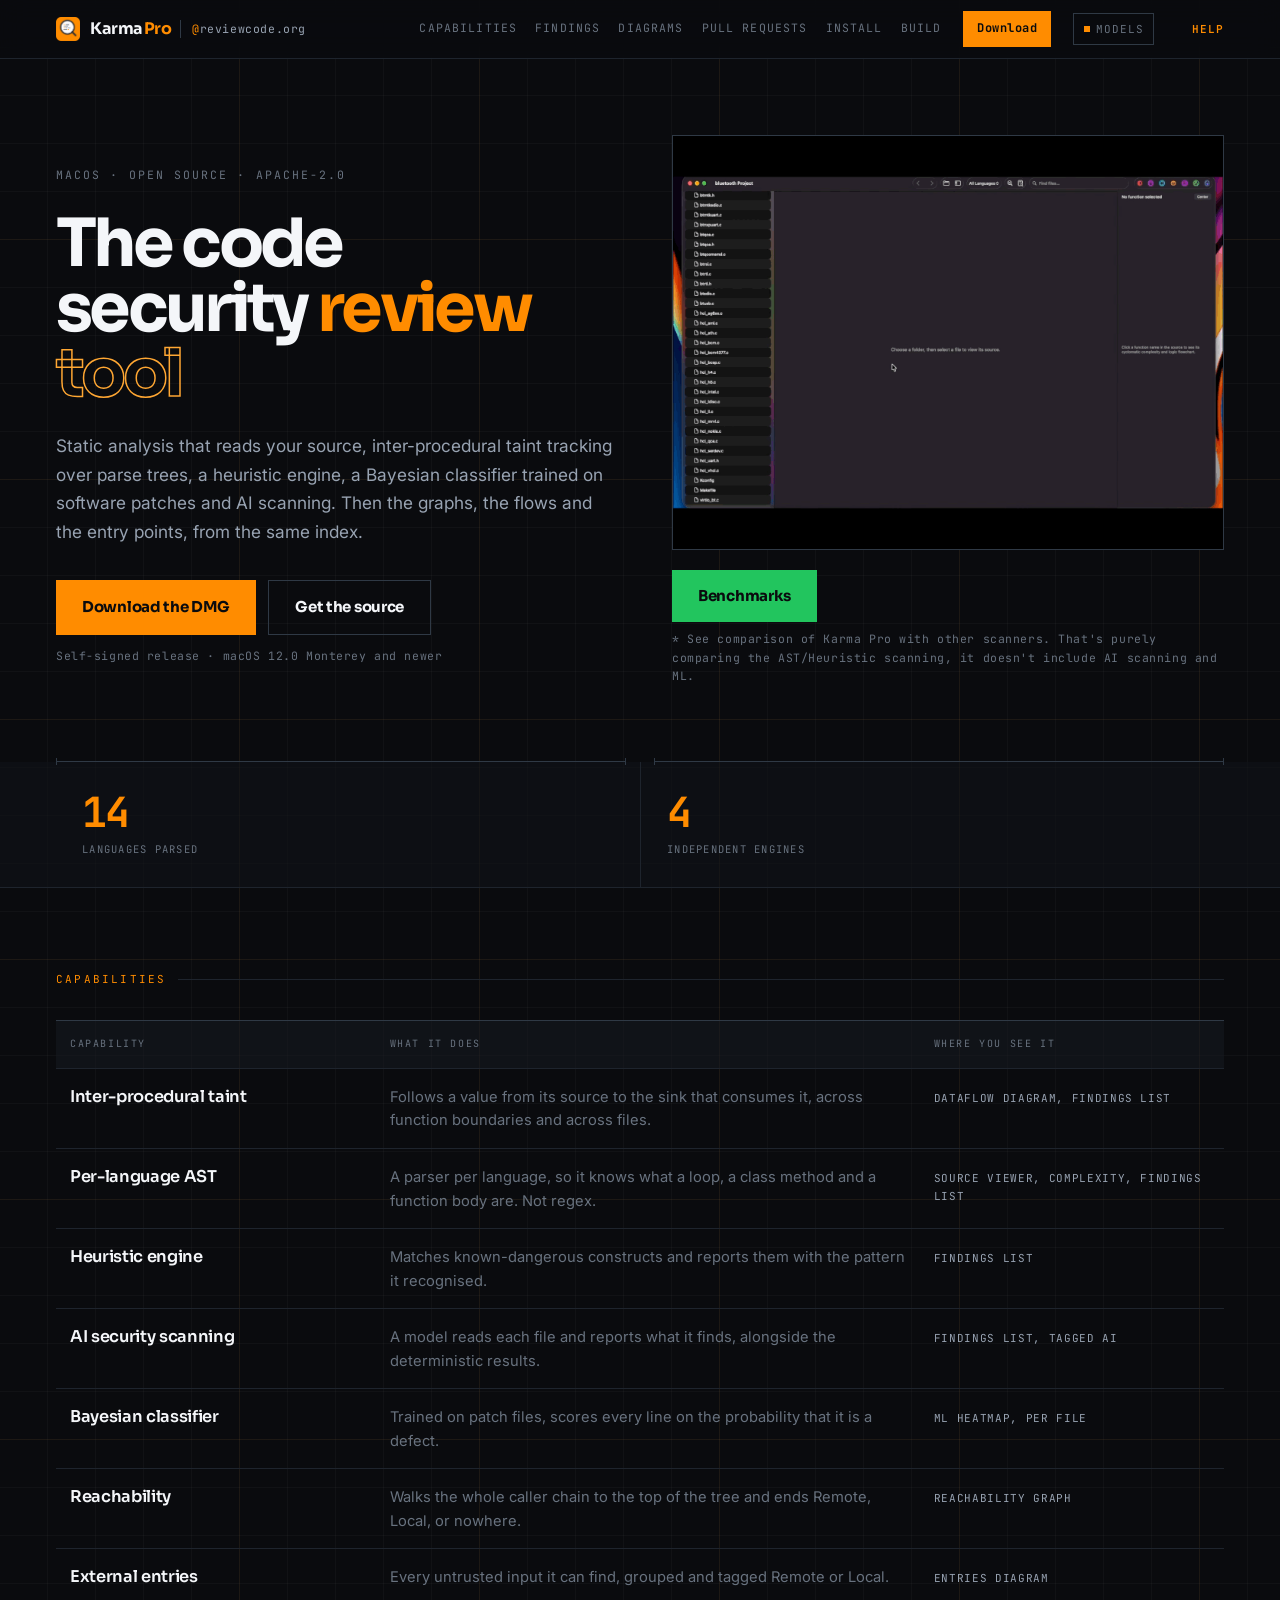
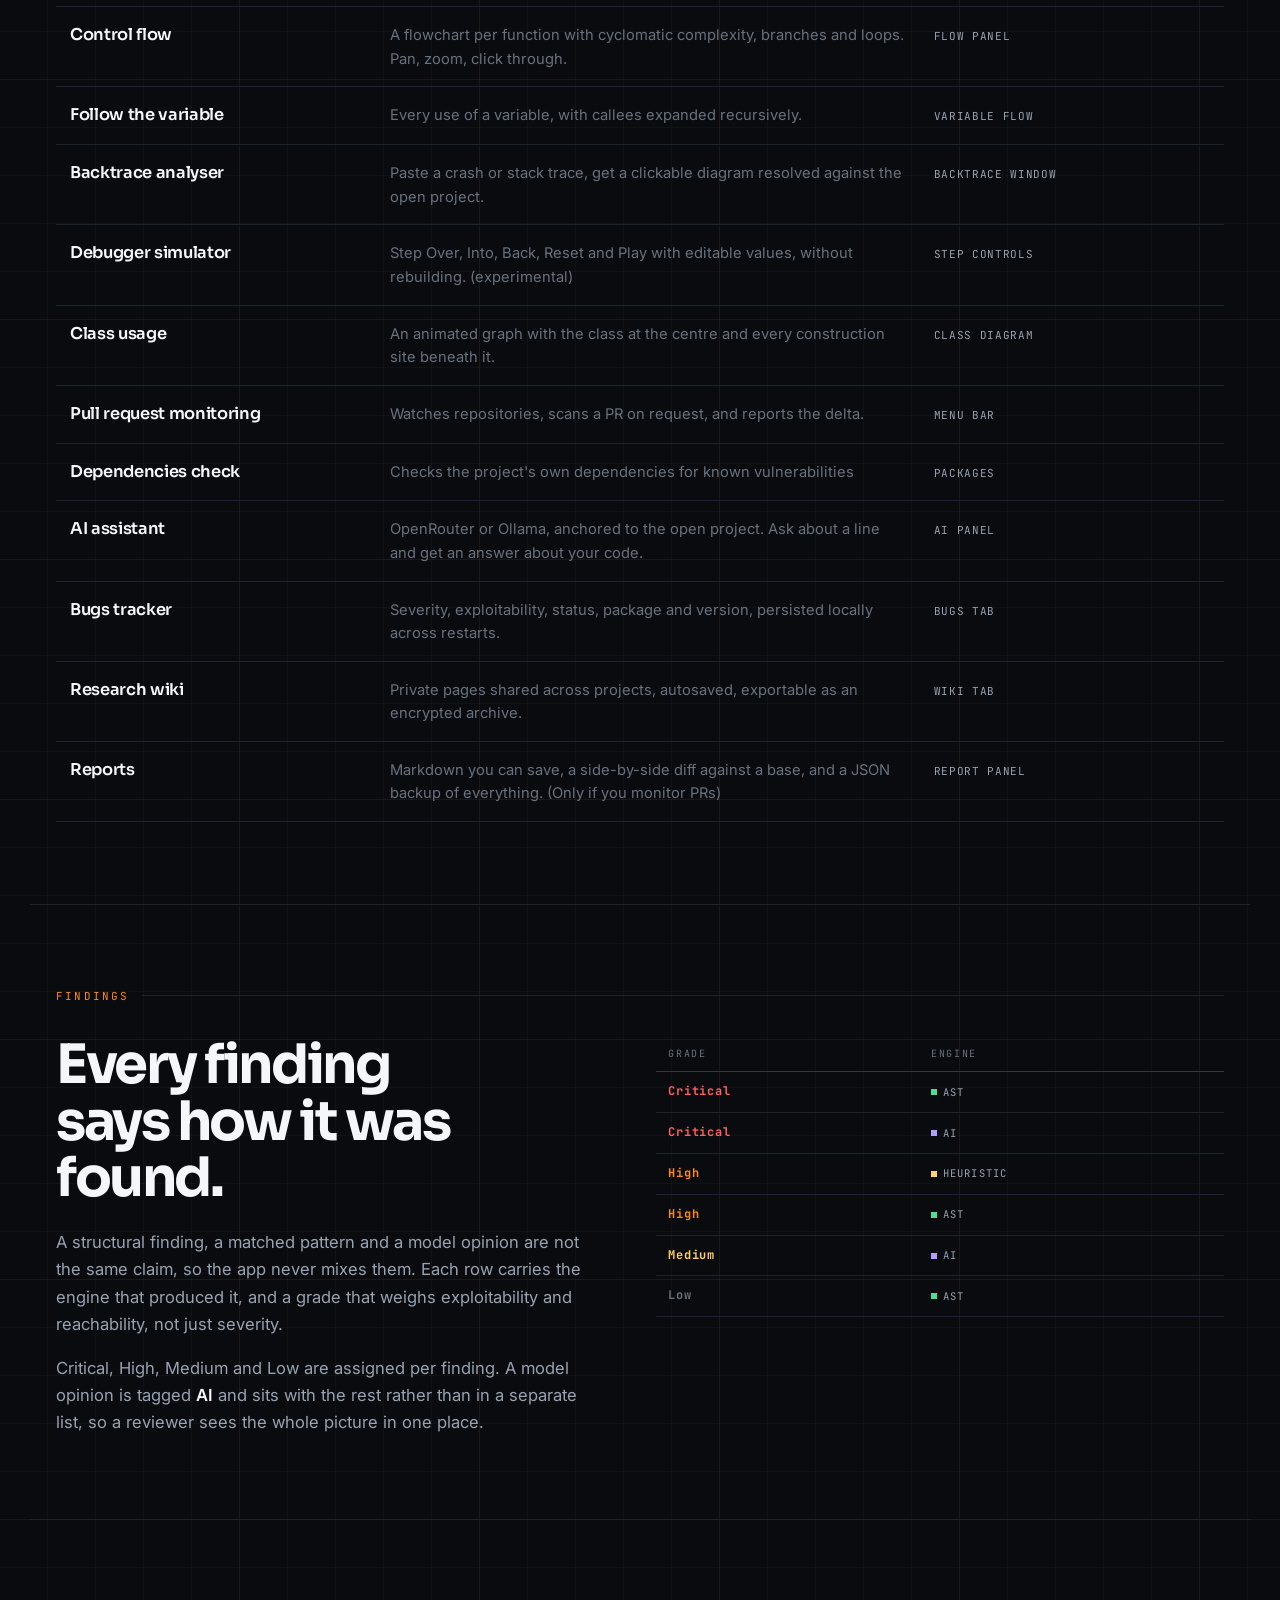
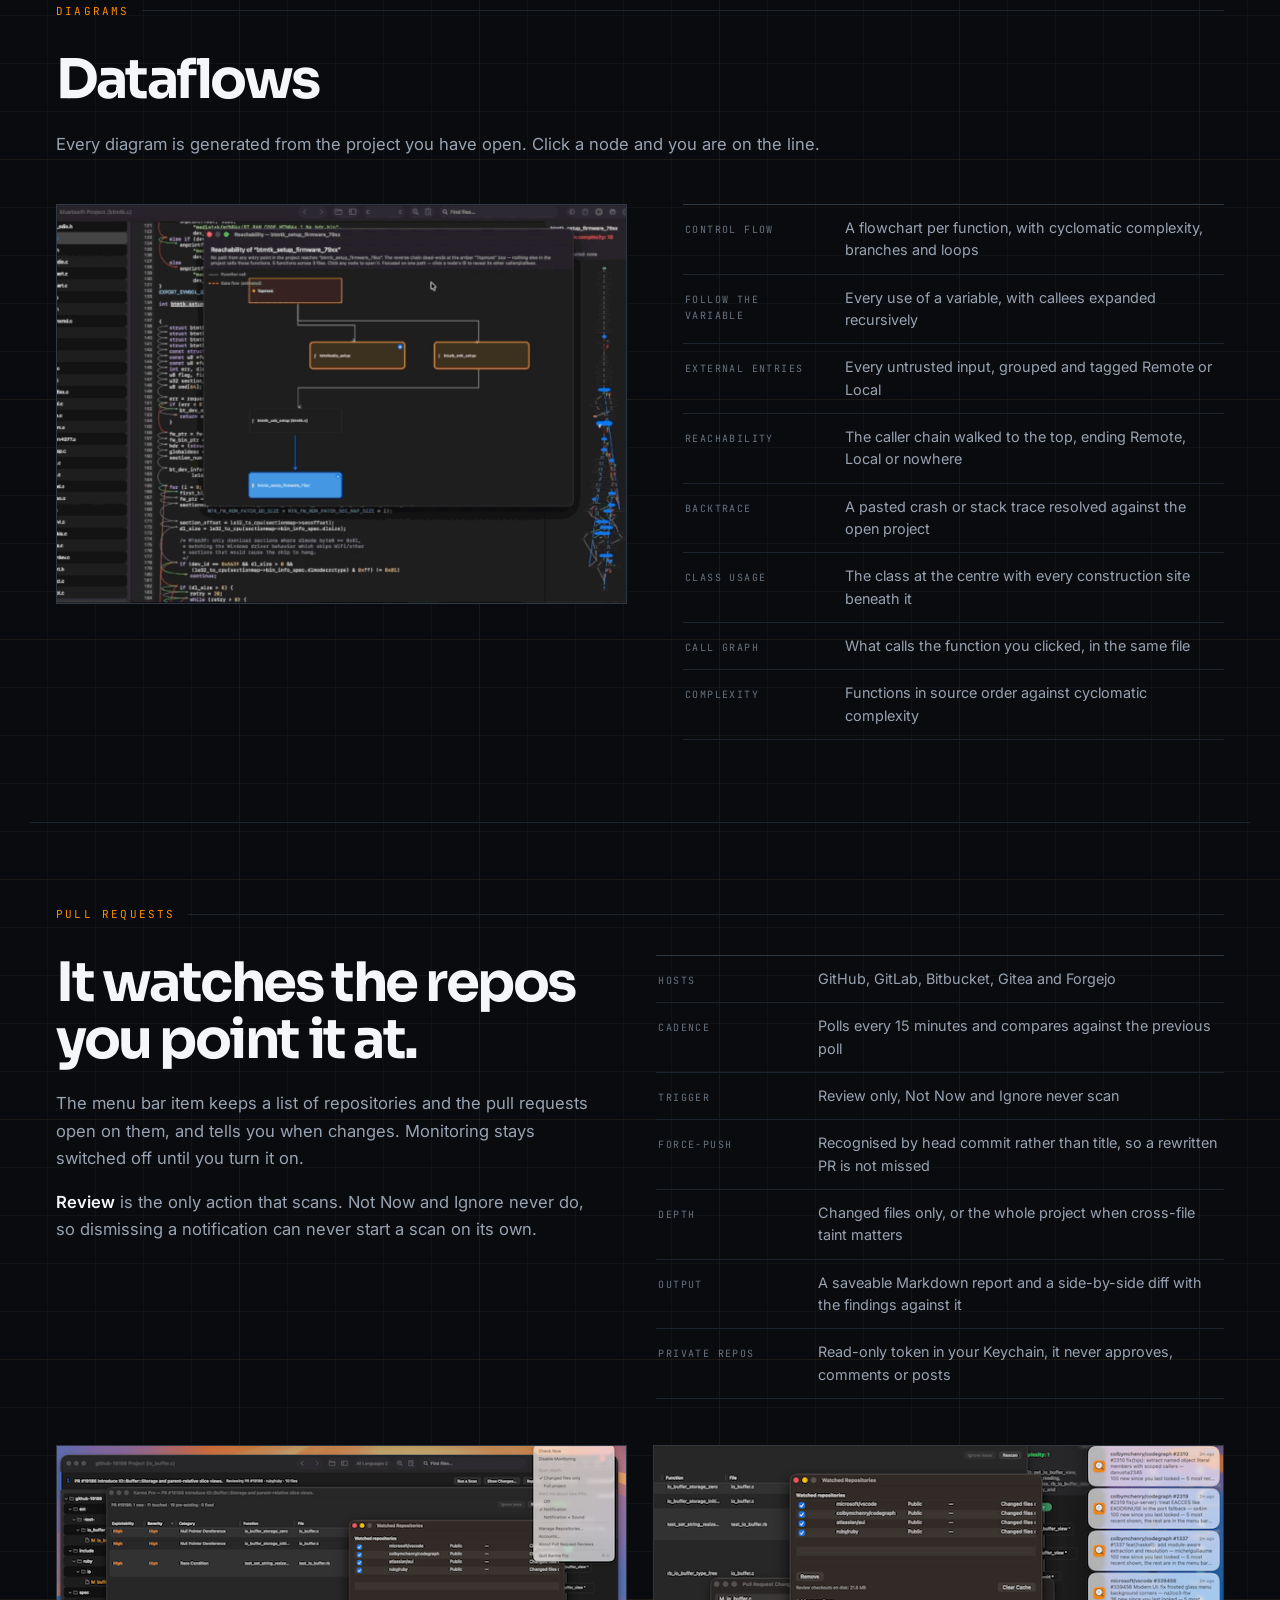
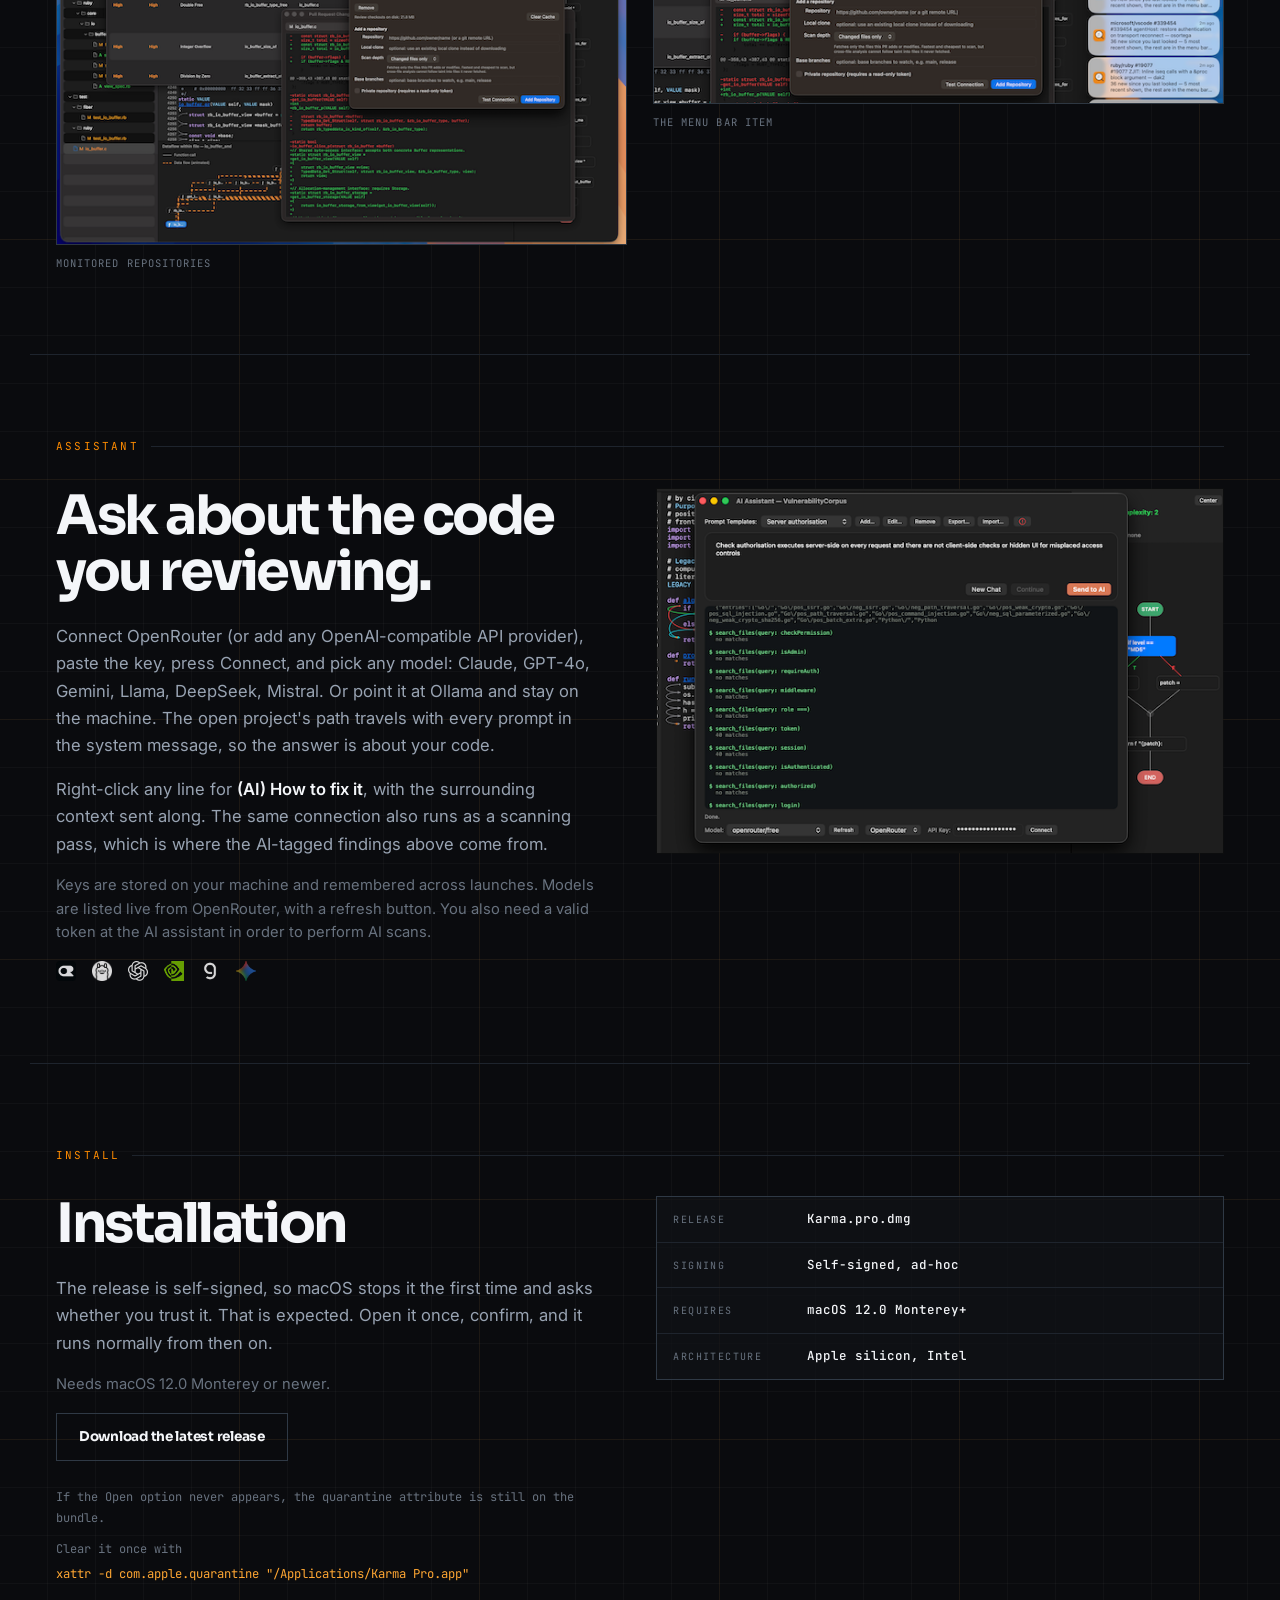
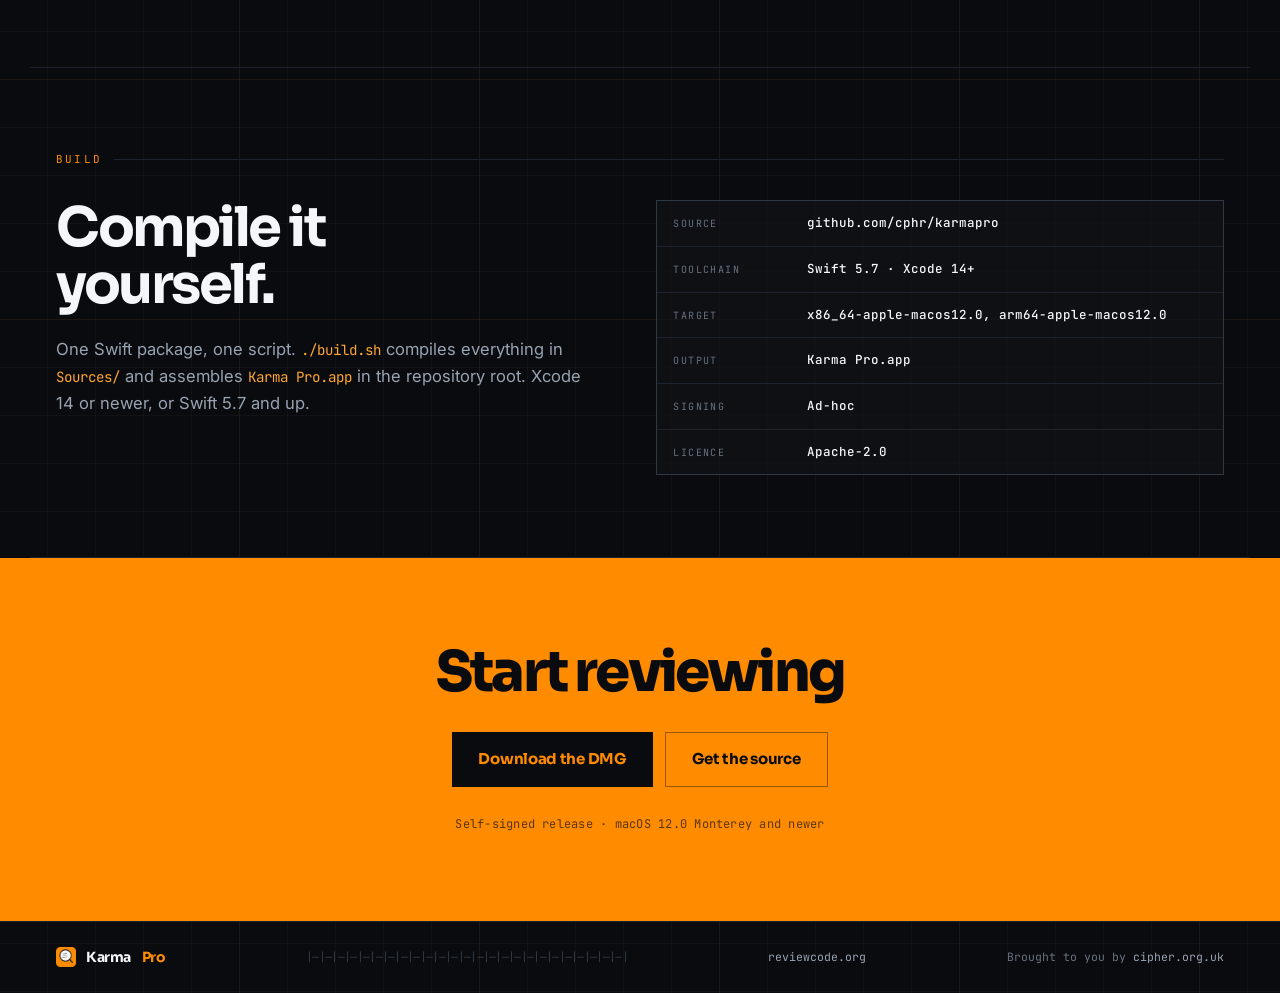
<file: index.html>
<!DOCTYPE html>
<html lang="en">
<head>
<meta charset="utf-8">
<meta name="viewport" content="width=device-width, initial-scale=1">
<title>Karma Pro</title>
<meta name="description" content="Karma Pro is an open source macOS source-code security review tool: AST and heuristic scanning with inter-procedural taint tracking, a Bayesian classifier trained on real patches, call graphs, data-flow diagrams and an AI assistant.">
<meta property="og:site_name" content="reviewcode.org">
<meta property="og:url" content="https://reviewcode.org/">
<meta property="og:title" content="Karma Pro">
<meta property="og:description" content="Static analysis that reads your source the way an attacker reads it. macOS, open source, Apache-2.0.">
<link rel="canonical" href="https://reviewcode.org/">
<link rel="icon" href="assets/icon-256.png">
<link rel="apple-touch-icon" href="assets/apple-touch-icon.png">
<link rel="preconnect" href="https://fonts.googleapis.com">
<link rel="preconnect" href="https://fonts.gstatic.com" crossorigin>
<link href="https://fonts.googleapis.com/css2?family=Sora:wght@400;600;700;800&family=Inter:wght@400;500;600&family=JetBrains+Mono:wght@400;500;700&display=swap" rel="stylesheet">
<link rel="stylesheet" href="assets/site.css">

<!-- Google tag (gtag.js) -->
<script async src="https://www.googletagmanager.com/gtag/js?id=G-PY8FQVW70F"></script>
<script>
  window.dataLayer = window.dataLayer || [];
  function gtag(){dataLayer.push(arguments);}
  gtag('js', new Date());

  gtag('config', 'G-PY8FQVW70F');
</script>
</head>
<body>

<header class="top">
  <div class="wrap top-in">
    <a class="logo" href="#top">
      <img src="assets/appicon-mark.png" width="824" height="824" alt="">
      <b>Karma<em>Pro</em></b>
    </a>
    <span class="handle"><span class="at">@</span>reviewcode.org</span>
     <nav class="top-nav">
       <a href="#sheet">Capabilities</a>
       <a href="#findings">Findings</a>
       <a href="#graphs">Diagrams</a>
       <a href="#prs">Pull requests</a>
       <a href="#download">Install</a>
       <a href="#build">Build</a>
     </nav>
     <a class="top-cta" href="https://github.com/cphr/karmapro/releases/latest/download/Karma.pro.dmg" rel="noopener">Download</a>
     <a class="badge" href="/models/" title="Bayesian classifier models">Models</a>
     <a class="top-help" href="/help/" title="User guide and help">Help</a>
   </div>
</header>

<main>

  <!-- ══ HERO ═════════════════════════════ -->
  <section class="hero wrap" id="top">
    <div class="hero-grid">
      <div class="hero-copy">
        <p class="kicker">macOS · open source · Apache-2.0</p>
        <h1>
          <span>The code</span>
          <span>security <em>review</em></span>
          <span class="outline">tool</span>
        </h1>
        <p class="hero-sub">
          Static analysis that reads your source, inter-procedural taint tracking over parse trees, a
          heuristic engine, a Bayesian classifier trained on software patches and AI scanning. Then the
          graphs, the flows and the entry points, from the same index.
        </p>
        <div class="hero-cta">
           <a class="btn" href="https://github.com/cphr/karmapro/releases/latest/download/Karma.pro.dmg" rel="noopener">Download the DMG</a>
           <a class="btn alt" href="https://github.com/cphr/karmapro" rel="noopener">Get the source</a>
           <span class="hero-fine">Self-signed release &middot; macOS 12.0 Monterey and newer</span>
        </div>
      </div>
      <figure class="hero-shot">
        <img src="assets/Karmapro.gif" width="720" height="540" alt="Karma Pro open on a macOS project with the file tree, source viewer and analysis panes.">
        <figcaption class="shot-fine" data-commit hidden></figcaption>
        <div style="margin-top:1.25rem;">
          <a class="btn" href="/benchmarks/" style="background:#22c55e;border-color:#22c55e;">Benchmarks</a>
          <p class="tight" style="margin-top:0.5rem;font-family:var(--mono);font-size:11.5px;letter-spacing:.05em;color:var(--faint);">* See comparison of Karma Pro with other scanners. That's purely comparing the AST/Heuristic scanning, it doesn't include AI scanning and ML.</p>
        </div>
      </figure>
    </div>
    <div class="dim" aria-hidden="true"><i></i><i></i></div>
  </section>

  <!-- ══ TITLE BLOCK FIGURES ══════════════ -->
  <div class="figures">
    <div class="wrap figures-in">
      <div class="fig"><b>14</b><span>languages parsed</span></div>
      <div class="fig"><b>4</b><span>independent engines</span></div>
    </div>
  </div>

  <!-- ══ CAPABILITY SHEET ════════════════ -->
  <section class="wrap band" id="sheet">
    <p class="label">Capabilities</p>
    <div class="ledger">
      <div class="lg-h">
        <span>Capability</span><span>What it does</span><span>Where you see it</span>
      </div>

      <div class="lg-r"><span class="lg-a">Inter-procedural taint</span><span class="lg-b">Follows a value from its source to the sink that consumes it, across function boundaries and across files.</span><span class="lg-c">Dataflow diagram, Findings list</span></div>
      <div class="lg-r"><span class="lg-a">Per-language AST</span><span class="lg-b">A parser per language, so it knows what a loop, a class method and a function body are. Not regex.</span><span class="lg-c">Source viewer, complexity, Findings list</span></div>
      <div class="lg-r"><span class="lg-a">Heuristic engine</span><span class="lg-b">Matches known-dangerous constructs and reports them with the pattern it recognised.</span><span class="lg-c">Findings list</span></div>
      <div class="lg-r"><span class="lg-a">AI security scanning</span><span class="lg-b">A model reads each file and reports what it finds, alongside the deterministic results.</span><span class="lg-c">Findings list, tagged AI</span></div>
      <div class="lg-r"><span class="lg-a">Bayesian classifier</span><span class="lg-b">Trained on patch files, scores every line on the probability that it is a defect.</span><span class="lg-c">ML heatmap, Per file</span></div>
      <div class="lg-r"><span class="lg-a">Reachability</span><span class="lg-b">Walks the whole caller chain to the top of the tree and ends Remote, Local, or nowhere.</span><span class="lg-c">Reachability graph</span></div>
      <div class="lg-r"><span class="lg-a">External entries</span><span class="lg-b">Every untrusted input it can find, grouped and tagged Remote or Local.</span><span class="lg-c">Entries diagram</span></div>
      <div class="lg-r"><span class="lg-a">Control flow</span><span class="lg-b">A flowchart per function with cyclomatic complexity, branches and loops. Pan, zoom, click through.</span><span class="lg-c">Flow panel</span></div>
      <div class="lg-r"><span class="lg-a">Follow the variable</span><span class="lg-b">Every use of a variable, with callees expanded recursively.</span><span class="lg-c">Variable flow</span></div>
      <div class="lg-r"><span class="lg-a">Backtrace analyser</span><span class="lg-b">Paste a crash or stack trace, get a clickable diagram resolved against the open project.</span><span class="lg-c">Backtrace window</span></div>
      <div class="lg-r"><span class="lg-a">Debugger simulator</span><span class="lg-b">Step Over, Into, Back, Reset and Play with editable values, without rebuilding. (experimental)</span><span class="lg-c">Step controls</span></div>
      <div class="lg-r"><span class="lg-a">Class usage</span><span class="lg-b">An animated graph with the class at the centre and every construction site beneath it.</span><span class="lg-c">Class diagram</span></div>
      <div class="lg-r"><span class="lg-a">Pull request monitoring</span><span class="lg-b">Watches repositories, scans a PR on request, and reports the delta.</span><span class="lg-c">Menu bar</span></div>
      <div class="lg-r"><span class="lg-a">Dependencies check</span><span class="lg-b">Checks the project's own dependencies for known vulnerabilities</span><span class="lg-c">Packages</span></div>
      <div class="lg-r"><span class="lg-a">AI assistant</span><span class="lg-b">OpenRouter or Ollama, anchored to the open project. Ask about a line and get an answer about your code.</span><span class="lg-c">AI panel</span></div>	  
      <div class="lg-r"><span class="lg-a">Bugs tracker</span><span class="lg-b">Severity, exploitability, status, package and version, persisted locally across restarts.</span><span class="lg-c">Bugs tab</span></div>
      <div class="lg-r"><span class="lg-a">Research wiki</span><span class="lg-b">Private pages shared across projects, autosaved, exportable as an encrypted archive.</span><span class="lg-c">Wiki tab</span></div>
      <div class="lg-r"><span class="lg-a">Reports</span><span class="lg-b">Markdown you can save, a side-by-side diff against a base, and a JSON backup of everything. (Only if you monitor PRs)</span><span class="lg-c">Report panel</span></div>
    </div>
  </section>

  <!-- ══ FINDINGS ════════════════════════ -->
  <section class="wrap band" id="findings">
    <p class="label">Findings</p>
    <div class="split">
      <div class="split-copy">
        <h2>Every finding<br>says how it was found.</h2>
        <p>
          A structural finding, a matched pattern and a model opinion are not the same claim, so the
          app never mixes them. Each row carries the engine that produced it, and a grade that weighs exploitability and reachability, not just severity.
        </p>
        <p>
          Critical, High, Medium and Low are assigned per finding. A model opinion is tagged
          <b>AI</b> and sits with the rest rather than in a separate list, so a reviewer sees the
          whole picture in one place.
        </p>
      </div>
      <div class="split-side">
        <table class="ftab">
          <thead>
            <tr><th>Grade</th><th>Engine</th></tr>
          </thead>
          <tbody>
            <tr><td class="g crit">Critical</td><td><span class="tag ast">AST</span></td></tr>
            <tr><td class="g crit">Critical</td><td><span class="tag ai">AI</span></td></tr>
            <tr><td class="g high">High</td><td><span class="tag hot">Heuristic</span></td></tr>
            <tr><td class="g high">High</td><td><span class="tag ast">AST</span></td></tr>
            <tr><td class="g med">Medium</td><td><span class="tag ai">AI</span></td></tr>
            <tr><td class="g low">Low</td><td><span class="tag ast">AST</span></td></tr>
          </tbody>
        </table>
      </div>
    </div>
  </section>

  <!-- ══ DATAFLOWS ════════════════════════ -->
  <section class="wrap band" id="graphs">
    <p class="label">Diagrams</p>
    <div class="split-copy">
      <h2>Dataflows</h2>
      <p>
        Every diagram is generated from the project you have open. Click a node and you are on
        the line.
      </p>
    </div>

    <div class="duo">
      <figure class="drawing">
        <img src="assets/shot-main.png" width="571" height="400" loading="lazy" alt="Karma Pro open on a macOS project with the file tree, source viewer and analysis panes.">
      </figure>
      <div class="notes">
        <div class="notes-r"><span>Control flow</span><b>A flowchart per function, with cyclomatic complexity, branches and loops</b></div>
        <div class="notes-r"><span>Follow the variable</span><b>Every use of a variable, with callees expanded recursively</b></div>
        <div class="notes-r"><span>External entries</span><b>Every untrusted input, grouped and tagged Remote or Local</b></div>
        <div class="notes-r"><span>Reachability</span><b>The caller chain walked to the top, ending Remote, Local or nowhere</b></div>
        <div class="notes-r"><span>Backtrace</span><b>A pasted crash or stack trace resolved against the open project</b></div>
        <div class="notes-r"><span>Class usage</span><b>The class at the centre with every construction site beneath it</b></div>
        <div class="notes-r"><span>Call graph</span><b>What calls the function you clicked, in the same file</b></div>
        <div class="notes-r"><span>Complexity</span><b>Functions in source order against cyclomatic complexity</b></div>
      </div>
    </div>
  </section>

  <!-- ══ PULL REQUEST MONITORING ══════════ -->
  <section class="wrap band" id="prs">
    <p class="label">Pull requests</p>
    <div class="split">
      <div class="split-copy">
        <h2>It watches the repos<br>you point it at.</h2>
        <p>
          The menu bar item keeps a list of repositories and the pull requests open on them, and
          tells you when changes. Monitoring stays switched off until you turn it on.
        </p>
        <p>
          <b>Review</b> is the only action that scans. Not Now and Ignore never do, so dismissing
          a notification can never start a scan on its own.
        </p>
      </div>
      <div class="split-side">
        <div class="notes">
          <div class="notes-r"><span>Hosts</span><b>GitHub, GitLab, Bitbucket, Gitea and Forgejo</b></div>
          <div class="notes-r"><span>Cadence</span><b>Polls every 15 minutes and compares against the previous poll</b></div>
          <div class="notes-r"><span>Trigger</span><b>Review only, Not Now and Ignore never scan</b></div>
          <div class="notes-r"><span>Force-push</span><b>Recognised by head commit rather than title, so a rewritten PR is not missed</b></div>
          <div class="notes-r"><span>Depth</span><b>Changed files only, or the whole project when cross-file taint matters</b></div>
          <div class="notes-r"><span>Output</span><b>A saveable Markdown report and a side-by-side diff with the findings against it</b></div>
          <div class="notes-r"><span>Private repos</span><b>Read-only token in your Keychain, it never approves, comments or posts</b></div>
        </div>
      </div>
    </div>

    <div class="figpair">
      <figure class="fg win">
        <img src="assets/shot-pr.png" width="571" height="400" loading="lazy" alt="Menu bar menu listing watched repositories and the pull requests open on them.">
        <figcaption>Monitored repositories</figcaption>
      </figure>
      <figure class="fg">
        <img src="assets/shot-menubar.png" width="619" height="279" loading="lazy" alt="Menu bar status item with the repository monitoring entries.">
        <figcaption>The menu bar item</figcaption>
      </figure>
    </div>
  </section>

  <!-- ══ ASSISTANT (inverted) ════════════ -->
  <section class="paper" id="assistant">
    <div class="wrap band">
      <p class="label">Assistant</p>
      <div class="split">
        <div class="split-copy">
          <h2>Ask about the code<br>you reviewing.</h2>
          <p>
            Connect OpenRouter (or add any OpenAI-compatible API provider), paste the key, press Connect, and pick any model: Claude, GPT-4o,
            Gemini, Llama, DeepSeek, Mistral. Or point it at Ollama and stay on the machine. The open
            project's path travels with every prompt in the system message, so the answer is about
            your code.
          </p>
          <p>
            Right-click any line for <b>(AI) How to fix it</b>, with the surrounding context sent
            along. The same connection also runs as a scanning pass, which is where the AI-tagged
            findings above come from.
          </p>
          <p class="tight">
            Keys are stored on your machine and remembered across launches. Models are listed live
            from OpenRouter, with a refresh button. You also need a valid token at the AI assistant
            in order to perform AI scans.
          </p>
          <p class="tight" style="margin-top:0.6rem;display:flex;align-items:center;gap:1rem;flex-wrap:wrap;">
            <img src="assets/openrouter.png" alt="OpenRouter" width="20" height="20" style="opacity:.85;">
            <img src="assets/ollama.png" alt="Ollama" width="20" height="20" style="opacity:.85;">
            <img src="assets/openai.png" alt="OpenAI-compatible" width="20" height="20" style="opacity:.85;">
			<img src="assets/nvidia.png" alt="OpenAI-compatible" width="20" height="20" style="opacity:.85;">
            <img src="assets/groq.png" alt="OpenAI-compatible" width="20" height="20" style="opacity:.85;">
			<img src="assets/google-gemini.png" alt="OpenAI-compatible" width="20" height="20" style="opacity:.85;">			
          </p>
        </div>
        <div class="split-side">
          <figure class="shot">
            <img src="assets/ai-assistant.png" width="619" height="399" loading="lazy" alt="Karma Pro's AI assistant panel, with the conversation and the model selector.">
          </figure>
        </div>
      </div>
    </div>
  </section>

  <!-- ══ INSTALL ══════════════════════════ -->
  <section class="wrap band" id="download">
    <p class="label">Install</p>
    <div class="split">
      <div class="split-copy">
        <h2>Installation</h2>
        <p>
          The release is self-signed, so macOS stops it the first time and asks whether you trust
          it. That is expected. Open it once, confirm, and it runs normally from then on.
        </p>
        <div class="rls" data-release hidden>
          <span class="rls-l">Latest release</span>
          <span class="rls-t"></span>
          <span class="rls-d"></span>
          <span class="rls-n"></span>
        </div>

        <p class="tight">Needs macOS 12.0 Monterey or newer.</p>
        <p class="steps-cta">
          <a class="btn alt" href="https://github.com/cphr/karmapro/releases/latest/download/Karma.pro.dmg" rel="noopener">Download the latest release</a>
        </p>
      </div>
      <div class="split-side">
        <div class="titleblock">
          <div class="tb-r"><span>Release</span><b>Karma.pro.dmg</b></div>
          <div class="tb-r"><span>Signing</span><b>Self-signed, ad-hoc</b></div>
          <div class="tb-r"><span>Requires</span><b>macOS 12.0 Monterey+</b></div>
          <div class="tb-r"><span>Architecture</span><b>Apple silicon, Intel</b></div>
        </div>

      </div>
    </div>

    <p class="steps-note">
      If the Open option never appears, the quarantine attribute is still on the bundle.
    </p>
    <p class="steps-note">
      Clear it once with <code>xattr -d com.apple.quarantine "/Applications/Karma Pro.app"</code>
    </p>
  </section>

  <!-- ══ BUILD TITLE BLOCK ═══════════════ -->
  <section class="wrap band" id="build">
    <p class="label">Build</p>
    <div class="split">
      <div class="split-copy">
        <h2>Compile it<br>yourself.</h2>
        <p>
          One Swift package, one script. <code>./build.sh</code> compiles everything in
          <code>Sources/</code> and assembles <code>Karma Pro.app</code> in the repository root.
          Xcode 14 or newer, or Swift 5.7 and up.
        </p>
      </div>
      <div class="split-side">
        <div class="titleblock">
          <div class="tb-r"><span>Source</span><b>github.com/cphr/karmapro</b></div>
          <div class="tb-r"><span>Toolchain</span><b>Swift 5.7 · Xcode 14+</b></div>
          <div class="tb-r"><span>Target</span><b>x86_64-apple-macos12.0, arm64-apple-macos12.0</b></div>
          <div class="tb-r"><span>Output</span><b>Karma Pro.app</b></div>
          <div class="tb-r"><span>Signing</span><b>Ad-hoc</b></div>
          <div class="tb-r"><span>Licence</span><b>Apache-2.0</b></div>
        </div>
      </div>
    </div>
  </section>

</main>

<section class="final">
  <div class="wrap final-in">
    <h2>Start reviewing</h2>
    <div class="final-cta">
      <a class="btn dark" href="https://github.com/cphr/karmapro/releases/latest/download/Karma.pro.dmg" rel="noopener">Download the DMG</a>
      <a class="btn ghostdark" href="https://github.com/cphr/karmapro" rel="noopener">Get the source</a>
    </div>
    <p class="final-fine">
      Self-signed release · macOS 12.0 Monterey and newer
    </p>
  </div>
</section>

<footer class="foot">
  <div class="wrap foot-in">
    <span class="logo small"><img src="assets/appicon-mark.png" width="824" height="824" alt="">Karma<em>Pro</em></span>
    <span class="ticks" aria-hidden="true">|—|—|—|—|—|—|—|—|—|—|—|—|—|—|—|—|—|—|—|—|—|—|—|—|—|</span>
    <span><a href="https://reviewcode.org/">reviewcode.org</a></span>
    <span>Brought to you by <a href="https://www.cipher.org.uk" rel="noopener">cipher.org.uk</a></span>
  </div>
</footer>

<script>
(function () {
  var box = document.querySelector('[data-release]');
  if (!box) return;
  fetch('https://api.github.com/repos/cphr/karmapro/releases/latest')
    .then(function (r) { if (!r.ok) throw new Error(r.status); return r.json(); })
    .then(function (d) {
      var notes = (d.body || '').trim();
      if (!d.tag_name || !notes) return;
      box.querySelector('.rls-t').textContent = d.tag_name;
      box.querySelector('.rls-d').textContent =
        new Date(d.published_at).toLocaleDateString('en-GB', {
          day: 'numeric', month: 'long', year: 'numeric'
        });
      box.querySelector('.rls-n').textContent = notes;
      box.hidden = false;
    })
    .catch(function () { /* offline, rate limited or no release: stay hidden */ });
})();

(function () {
  var el = document.querySelector('[data-commit]');
  if (!el) return;
  fetch('https://api.github.com/repos/cphr/karmapro/commits?per_page=1')
    .then(function (r) { if (!r.ok) throw new Error(r.status); return r.json(); })
    .then(function (list) {
      var c = list && list[0];
      if (!c || !c.sha || !c.commit) return;
      el.textContent = 'Last commit ' + c.sha.slice(0, 7) + ' \u00b7 ' +
        new Date(c.commit.author.date).toLocaleDateString('en-GB', {
          day: 'numeric', month: 'long', year: 'numeric'
        });
      el.hidden = false;
    })
    .catch(function () { /* offline, rate limited or no commits: stay hidden */ });
})();
</script>

</body>
</html>
</file>
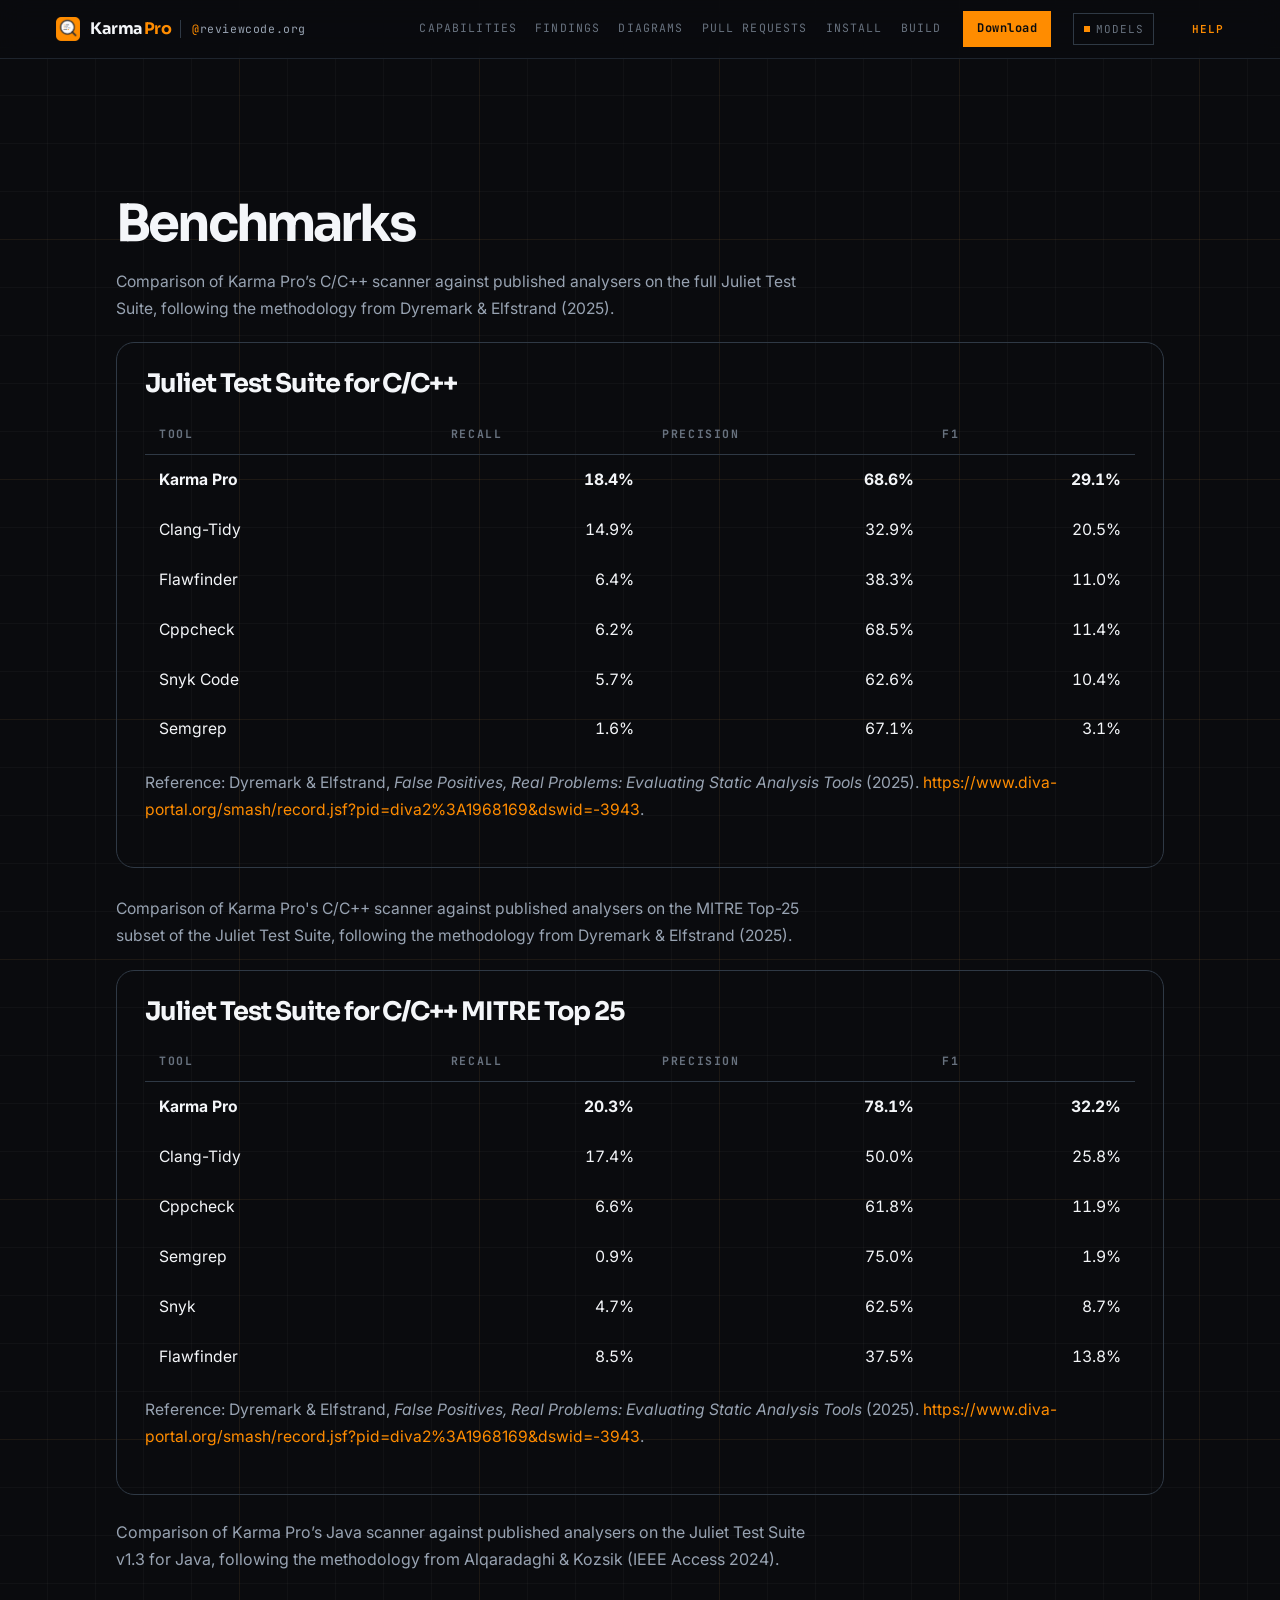
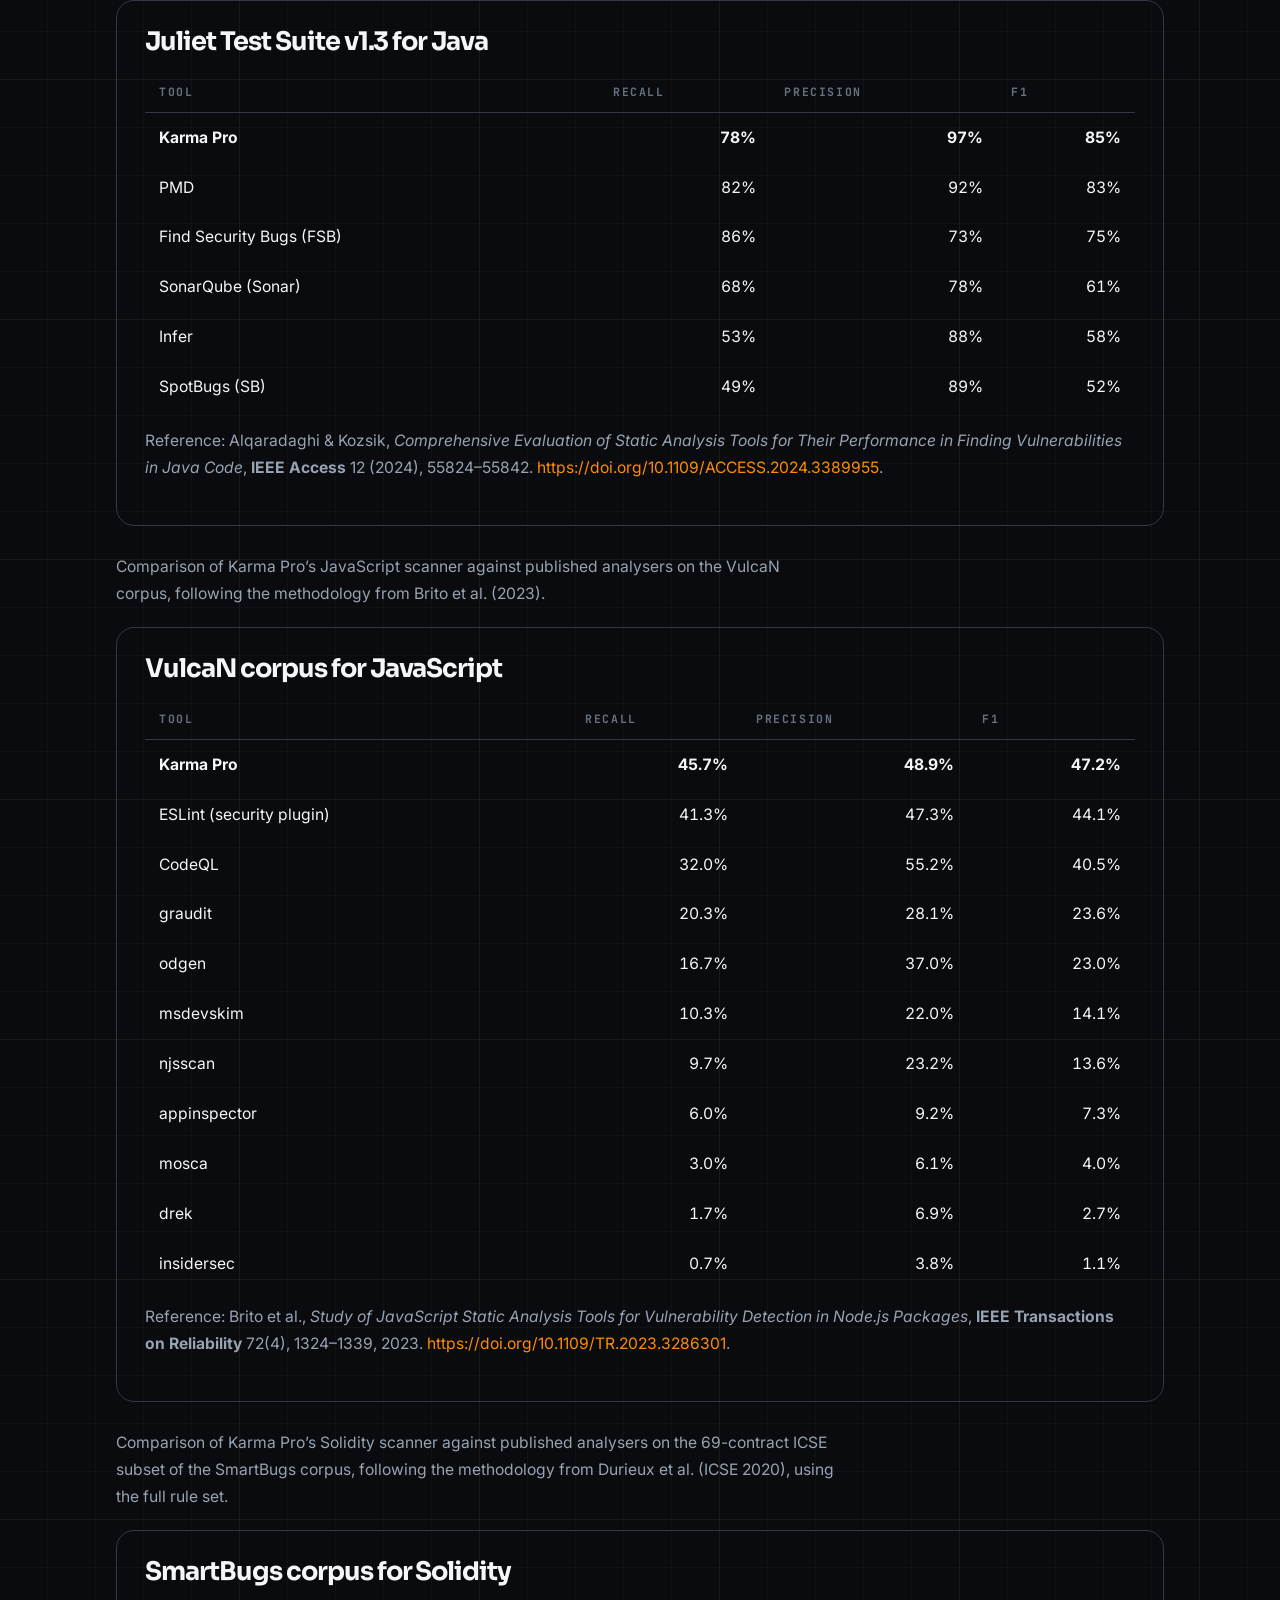
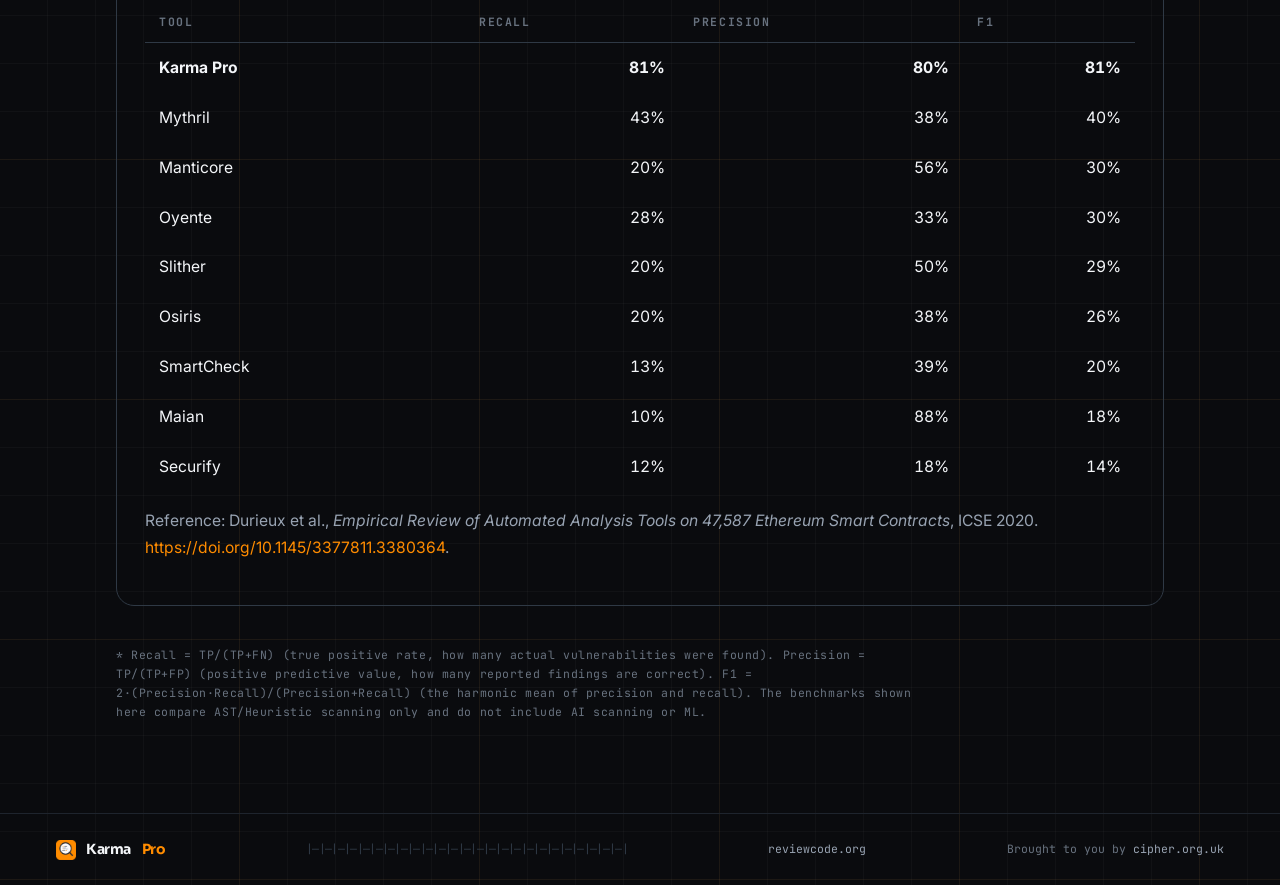
<file: benchmarks/index.html>
<!DOCTYPE html>
<html lang="en">
<head>
<meta charset="utf-8">
<meta name="viewport" content="width=device-width, initial-scale=1">
<title>Benchmarks — Karma Pro</title>
<meta name="description" content="Comparison benchmarks of Karma Pro with other static analysis security scanning tools.">
<meta property="og:site_name" content="reviewcode.org">
<meta property="og:url" content="https://reviewcode.org/benchmarks/">
<meta property="og:title" content="Benchmarks — Karma Pro">
<meta property="og:description" content="Static analysis benchmarks comparing Karma Pro against other scanners on Java Juliet Test Suite.">
<link rel="canonical" href="https://reviewcode.org/benchmarks/">
<link rel="icon" href="../assets/icon-256.png">
<link rel="apple-touch-icon" href="../assets/apple-touch-icon.png">
<link rel="preconnect" href="https://fonts.googleapis.com">
<link rel="preconnect" href="https://fonts.gstatic.com" crossorigin>
<link href="https://fonts.googleapis.com/css2?family=Sora:wght@400;600;700;800&family=Inter:wght@400;500;600&family=JetBrains+Mono:wght@400;500;700&display=swap" rel="stylesheet">
<link rel="stylesheet" href="../assets/site.css">

<!-- Google tag (gtag.js) -->
<script async src="https://www.googletagmanager.com/gtag/js?id=G-PY8FQVW70F"></script>
<script>
  window.dataLayer = window.dataLayer || [];
  function gtag(){dataLayer.push(arguments);}
  gtag('js', new Date());
  gtag('config', 'G-PY8FQVW70F');
</script>
<style>
.bench-wrap{max-width:1100px;margin:0 auto;padding:140px 26px 80px}
.bench-title{font-size:clamp(2rem,5vw,3.2rem);letter-spacing:-.055em;line-height:.98;margin:0 0 12px}
.bench-sub{color:var(--mute);margin:0 0 48px;max-width:720px}
.bench-card{background:var(--ink-2);border:1px solid var(--line-2);border-radius:18px;padding:28px;margin-bottom:40px;overflow-x:auto}
.bench-card h2{font-size:1.6rem;letter-spacing:-.04em;margin:0 0 18px}
.bench-table{width:100%;border-collapse:collapse;font-size:.98rem;min-width:720px}
.bench-table thead th{font-family:var(--mono);font-size:11.5px;letter-spacing:.14em;text-transform:uppercase;color:var(--faint);text-align:left;padding:10px 14px;border-bottom:1px solid var(--line-2);white-space:nowrap}
.bench-table tbody td{padding:12px 14px;border-bottom:1px solid var(--line-1);vertical-align:top}
.bench-table tbody tr:last-child td{border-bottom:none}
.bench-table td.num{text-align:right;font-variant-numeric:tabular-nums}
.bench-ref{color:var(--mute);font-size:.98rem;line-height:1.7;margin-top:16px}
.bench-ref a{color:var(--accent);text-decoration:none}
.bench-ref a:hover{text-decoration:underline}
</style>
</head>
<body>

<header class="top">
  <div class="wrap top-in">
    <a class="logo" href="/">
      <img src="../assets/appicon-mark.png" width="824" height="824" alt="">
      <b>Karma<em>Pro</em></b>
    </a>
    <span class="handle"><span class="at">@</span>reviewcode.org</span>
     <nav class="top-nav">
       <a href="/#sheet">Capabilities</a>
       <a href="/#findings">Findings</a>
       <a href="/#graphs">Diagrams</a>
       <a href="/#prs">Pull requests</a>
       <a href="/#download">Install</a>
       <a href="/#build">Build</a>
     </nav>
     <a class="top-cta" href="https://github.com/cphr/karmapro/releases/latest/download/Karma.pro.dmg" rel="noopener">Download</a>
     <a class="badge" href="/models/" title="Bayesian classifier models">Models</a>
     <a class="top-help" href="/help/" title="User guide and help">Help</a>
   </div>
</header>

<main>
  <section class="bench-wrap">
    <h1 class="bench-title" style="margin-bottom:32px;">Benchmarks</h1>
    <p style="color:var(--mute);margin:-12px 0 20px;font-size:.98rem;line-height:1.7;max-width:720px;">Comparison of Karma Pro’s C/C++ scanner against published analysers on the full Juliet Test Suite, following the methodology from Dyremark &amp; Elfstrand (2025).</p>
    <div class="bench-card">
      <h2>Juliet Test Suite for C/C++</h2>
      <table class="bench-table">
        <thead>
          <tr>
            <th>Tool</th>
            <th class="num">Recall</th>
            <th class="num">Precision</th>
            <th class="num">F1</th>
          </tr>
        </thead>
        <tbody>
          <tr><td><strong>Karma Pro</strong></td><td class="num"><strong>18.4%</strong></td><td class="num"><strong>68.6%</strong></td><td class="num"><strong>29.1%</strong></td></tr>
          <tr><td>Clang-Tidy</td><td class="num">14.9%</td><td class="num">32.9%</td><td class="num">20.5%</td></tr>
          <tr><td>Flawfinder</td><td class="num">6.4%</td><td class="num">38.3%</td><td class="num">11.0%</td></tr>
          <tr><td>Cppcheck</td><td class="num">6.2%</td><td class="num">68.5%</td><td class="num">11.4%</td></tr>
          <tr><td>Snyk Code</td><td class="num">5.7%</td><td class="num">62.6%</td><td class="num">10.4%</td></tr>
          <tr><td>Semgrep</td><td class="num">1.6%</td><td class="num">67.1%</td><td class="num">3.1%</td></tr>
        </tbody>
      </table>
      <p class="bench-ref">
        Reference: Dyremark &amp; Elfstrand, <em>False Positives, Real Problems: Evaluating Static Analysis Tools</em> (2025). <a href="https://www.diva-portal.org/smash/record.jsf?pid=diva2%3A1968169&dswid=-3943" rel="noopener" target="_blank">https://www.diva-portal.org/smash/record.jsf?pid=diva2%3A1968169&amp;dswid=-3943</a>.
      </p>

    </div>

    <p style="color:var(--mute);margin:-12px 0 20px;font-size:.98rem;line-height:1.7;max-width:720px;">Comparison of Karma Pro's C/C++ scanner against published analysers on the MITRE Top-25 subset of the Juliet Test Suite, following the methodology from Dyremark &amp; Elfstrand (2025).</p>
    <div class="bench-card">
      <h2>Juliet Test Suite for C/C++ MITRE Top 25</h2>
      <table class="bench-table">
        <thead>
          <tr>
            <th>Tool</th>
            <th class="num">Recall</th>
            <th class="num">Precision</th>
            <th class="num">F1</th>
          </tr>
        </thead>
        <tbody>
          <tr><td><strong>Karma Pro</strong></td><td class="num"><strong>20.3%</strong></td><td class="num"><strong>78.1%</strong></td><td class="num"><strong>32.2%</strong></td></tr>
          <tr><td>Clang-Tidy</td><td class="num">17.4%</td><td class="num">50.0%</td><td class="num">25.8%</td></tr>
          <tr><td>Cppcheck</td><td class="num">6.6%</td><td class="num">61.8%</td><td class="num">11.9%</td></tr>
          <tr><td>Semgrep</td><td class="num">0.9%</td><td class="num">75.0%</td><td class="num">1.9%</td></tr>
          <tr><td>Snyk</td><td class="num">4.7%</td><td class="num">62.5%</td><td class="num">8.7%</td></tr>
          <tr><td>Flawfinder</td><td class="num">8.5%</td><td class="num">37.5%</td><td class="num">13.8%</td></tr>
        </tbody>
      </table>
      <p class="bench-ref">
        Reference: Dyremark &amp; Elfstrand, <em>False Positives, Real Problems: Evaluating Static Analysis Tools</em> (2025). <a href="https://www.diva-portal.org/smash/record.jsf?pid=diva2%3A1968169&dswid=-3943" rel="noopener" target="_blank">https://www.diva-portal.org/smash/record.jsf?pid=diva2%3A1968169&amp;dswid=-3943</a>.
      </p>

    </div>

    <p class="bench-sub" style="margin-top:-16px;margin-bottom:28px;">Comparison of Karma Pro’s Java scanner against published analysers on the Juliet Test Suite v1.3 for Java, following the methodology from Alqaradaghi &amp; Kozsik (IEEE Access 2024).</p>
    <div class="bench-card">
      <h2>Juliet Test Suite v1.3 for Java</h2>
      <table class="bench-table">
        <thead>
          <tr>
            <th>Tool</th>
            <th class="num">Recall</th>
            <th class="num">Precision</th>
            <th class="num">F1</th>
          </tr>
        </thead>
        <tbody>
          <tr><td><strong>Karma Pro</strong></td><td class="num"><strong>78%</strong></td><td class="num"><strong>97%</strong></td><td class="num"><strong>85%</strong></td></tr>
          <tr><td>PMD</td><td class="num">82%</td><td class="num">92%</td><td class="num">83%</td></tr>
          <tr><td>Find Security Bugs (FSB)</td><td class="num">86%</td><td class="num">73%</td><td class="num">75%</td></tr>
          <tr><td>SonarQube (Sonar)</td><td class="num">68%</td><td class="num">78%</td><td class="num">61%</td></tr>
          <tr><td>Infer</td><td class="num">53%</td><td class="num">88%</td><td class="num">58%</td></tr>
          <tr><td>SpotBugs (SB)</td><td class="num">49%</td><td class="num">89%</td><td class="num">52%</td></tr>
        </tbody>
      </table>
      <p class="bench-ref">
        Reference: Alqaradaghi &amp; Kozsik, <em>Comprehensive Evaluation of Static Analysis Tools for Their Performance in Finding Vulnerabilities in Java Code</em>, <strong>IEEE Access</strong> 12 (2024), 55824–55842. <a href="https://doi.org/10.1109/ACCESS.2024.3389955" rel="noopener" target="_blank">https://doi.org/10.1109/ACCESS.2024.3389955</a>.
      </p>

    </div>

    <p style="color:var(--mute);margin:-12px 0 20px;font-size:.98rem;line-height:1.7;max-width:720px;">Comparison of Karma Pro’s JavaScript scanner against published analysers on the VulcaN corpus, following the methodology from Brito et al. (2023).</p>
    <div class="bench-card">
      <h2>VulcaN corpus for JavaScript</h2>
      <table class="bench-table">
        <thead>
          <tr>
            <th>Tool</th>
            <th class="num">Recall</th>
            <th class="num">Precision</th>
            <th class="num">F1</th>
          </tr>
        </thead>
        <tbody>
          <tr><td><strong>Karma Pro</strong></td><td class="num"><strong>45.7%</strong></td><td class="num"><strong>48.9%</strong></td><td class="num"><strong>47.2%</strong></td></tr>
          <tr><td>ESLint (security plugin)</td><td class="num">41.3%</td><td class="num">47.3%</td><td class="num">44.1%</td></tr>
          <tr><td>CodeQL</td><td class="num">32.0%</td><td class="num">55.2%</td><td class="num">40.5%</td></tr>
          <tr><td>graudit</td><td class="num">20.3%</td><td class="num">28.1%</td><td class="num">23.6%</td></tr>
          <tr><td>odgen</td><td class="num">16.7%</td><td class="num">37.0%</td><td class="num">23.0%</td></tr>
          <tr><td>msdevskim</td><td class="num">10.3%</td><td class="num">22.0%</td><td class="num">14.1%</td></tr>
          <tr><td>njsscan</td><td class="num">9.7%</td><td class="num">23.2%</td><td class="num">13.6%</td></tr>
          <tr><td>appinspector</td><td class="num">6.0%</td><td class="num">9.2%</td><td class="num">7.3%</td></tr>
          <tr><td>mosca</td><td class="num">3.0%</td><td class="num">6.1%</td><td class="num">4.0%</td></tr>
          <tr><td>drek</td><td class="num">1.7%</td><td class="num">6.9%</td><td class="num">2.7%</td></tr>
          <tr><td>insidersec</td><td class="num">0.7%</td><td class="num">3.8%</td><td class="num">1.1%</td></tr>
        </tbody>
      </table>
      <p class="bench-ref">
        Reference: Brito et al., <em>Study of JavaScript Static Analysis Tools for Vulnerability Detection in Node.js Packages</em>, <strong>IEEE Transactions on Reliability</strong> 72(4), 1324–1339, 2023. <a href="https://doi.org/10.1109/TR.2023.3286301" rel="noopener" target="_blank">https://doi.org/10.1109/TR.2023.3286301</a>.
      </p>

    </div>

    <p style="color:var(--mute);margin:-12px 0 20px;font-size:.98rem;line-height:1.7;max-width:720px;">Comparison of Karma Pro’s Solidity scanner against published analysers on the 69-contract ICSE subset of the SmartBugs corpus, following the methodology from Durieux et al. (ICSE 2020), using the full rule set.</p>
    <div class="bench-card">
      <h2>SmartBugs corpus for Solidity</h2>
      <table class="bench-table">
        <thead>
          <tr>
            <th>Tool</th>
            <th class="num">Recall</th>
            <th class="num">Precision</th>
            <th class="num">F1</th>
          </tr>
        </thead>
        <tbody>
          <tr><td><strong>Karma Pro</strong></td><td class="num"><strong>81%</strong></td><td class="num"><strong>80%</strong></td><td class="num"><strong>81%</strong></td></tr>
          <tr><td>Mythril</td><td class="num">43%</td><td class="num">38%</td><td class="num">40%</td></tr>
          <tr><td>Manticore</td><td class="num">20%</td><td class="num">56%</td><td class="num">30%</td></tr>
          <tr><td>Oyente</td><td class="num">28%</td><td class="num">33%</td><td class="num">30%</td></tr>
          <tr><td>Slither</td><td class="num">20%</td><td class="num">50%</td><td class="num">29%</td></tr>
          <tr><td>Osiris</td><td class="num">20%</td><td class="num">38%</td><td class="num">26%</td></tr>
          <tr><td>SmartCheck</td><td class="num">13%</td><td class="num">39%</td><td class="num">20%</td></tr>
          <tr><td>Maian</td><td class="num">10%</td><td class="num">88%</td><td class="num">18%</td></tr>
          <tr><td>Securify</td><td class="num">12%</td><td class="num">18%</td><td class="num">14%</td></tr>
        </tbody>
      </table>
      <p class="bench-ref">
        Reference: Durieux et al., <em>Empirical Review of Automated Analysis Tools on 47,587 Ethereum Smart Contracts</em>, ICSE 2020. <a href="https://doi.org/10.1145/3377811.3380364" rel="noopener" target="_blank">https://doi.org/10.1145/3377811.3380364</a>.
      </p>

    </div>

    <p style="margin-top:2rem;font-family:var(--mono);font-size:11.5px;letter-spacing:.05em;color:var(--faint);max-width:820px;">* Recall = TP/(TP+FN) (true positive rate, how many actual vulnerabilities were found). Precision = TP/(TP+FP) (positive predictive value, how many reported findings are correct). F1 = 2·(Precision·Recall)/(Precision+Recall) (the harmonic mean of precision and recall). The benchmarks shown here compare AST/Heuristic scanning only and do not include AI scanning or ML.</p>
  </section>
</main>

<footer class="foot">
  <div class="wrap foot-in">
    <span class="logo small"><img src="../assets/appicon-mark.png" width="824" height="824" alt="">Karma<em>Pro</em></span>
    <span class="ticks" aria-hidden="true">|—|—|—|—|—|—|—|—|—|—|—|—|—|—|—|—|—|—|—|—|—|—|—|—|—|</span>
    <span><a href="https://reviewcode.org/">reviewcode.org</a></span>
    <span>Brought to you by <a href="https://www.cipher.org.uk" rel="noopener">cipher.org.uk</a></span>
  </div>
</footer>

</body>
</html>
</file>
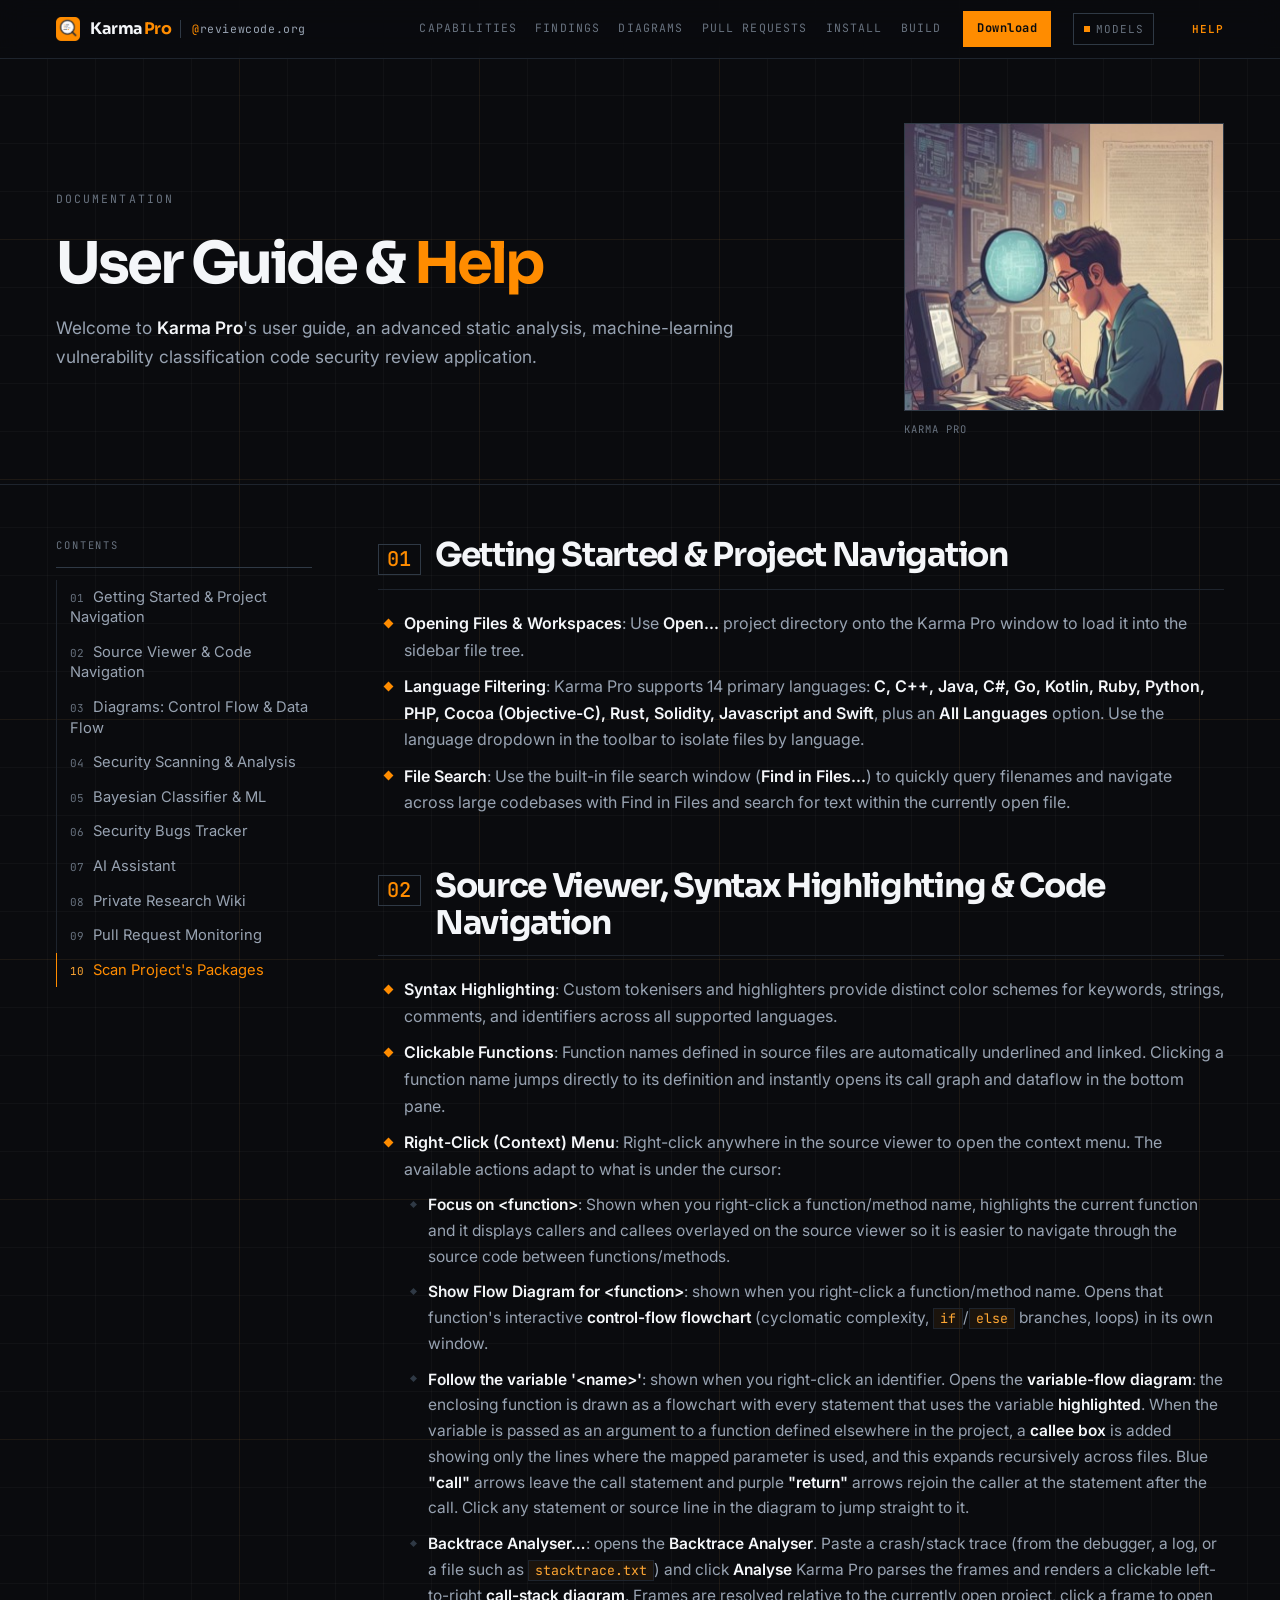
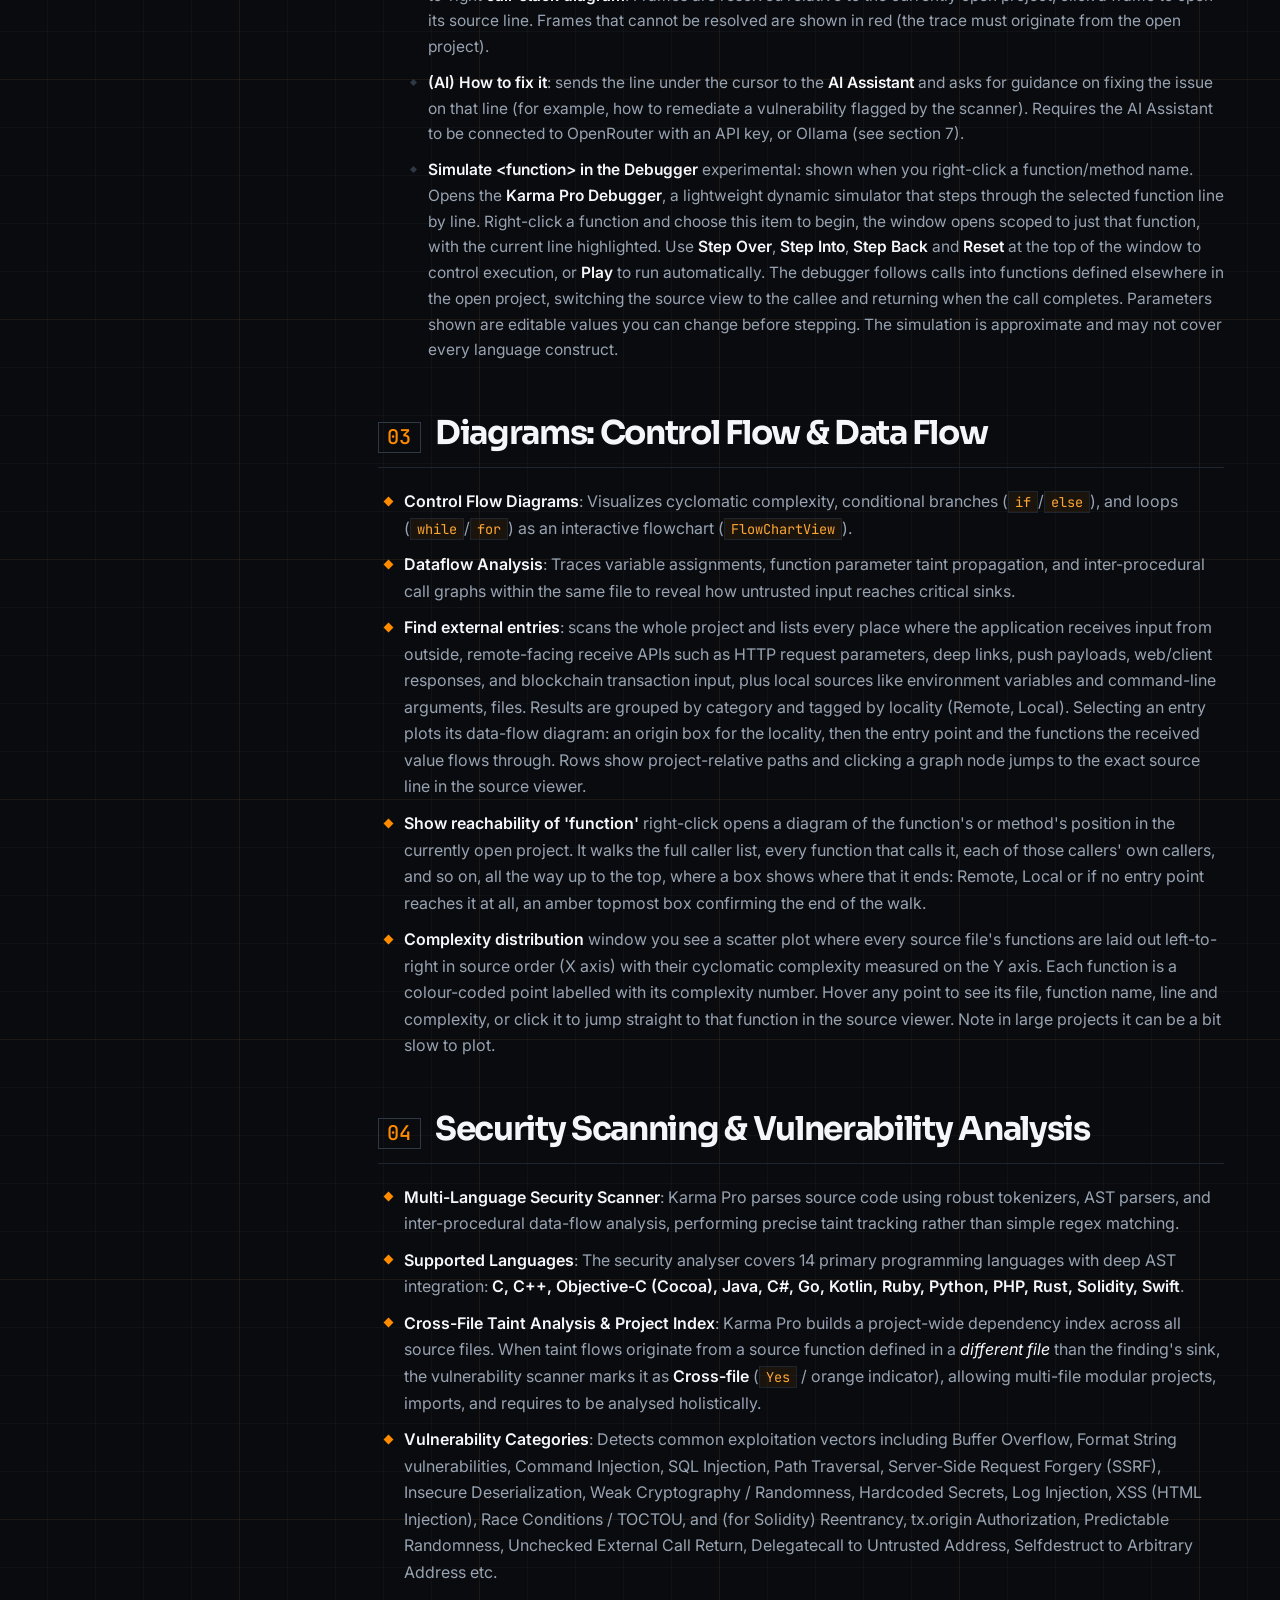
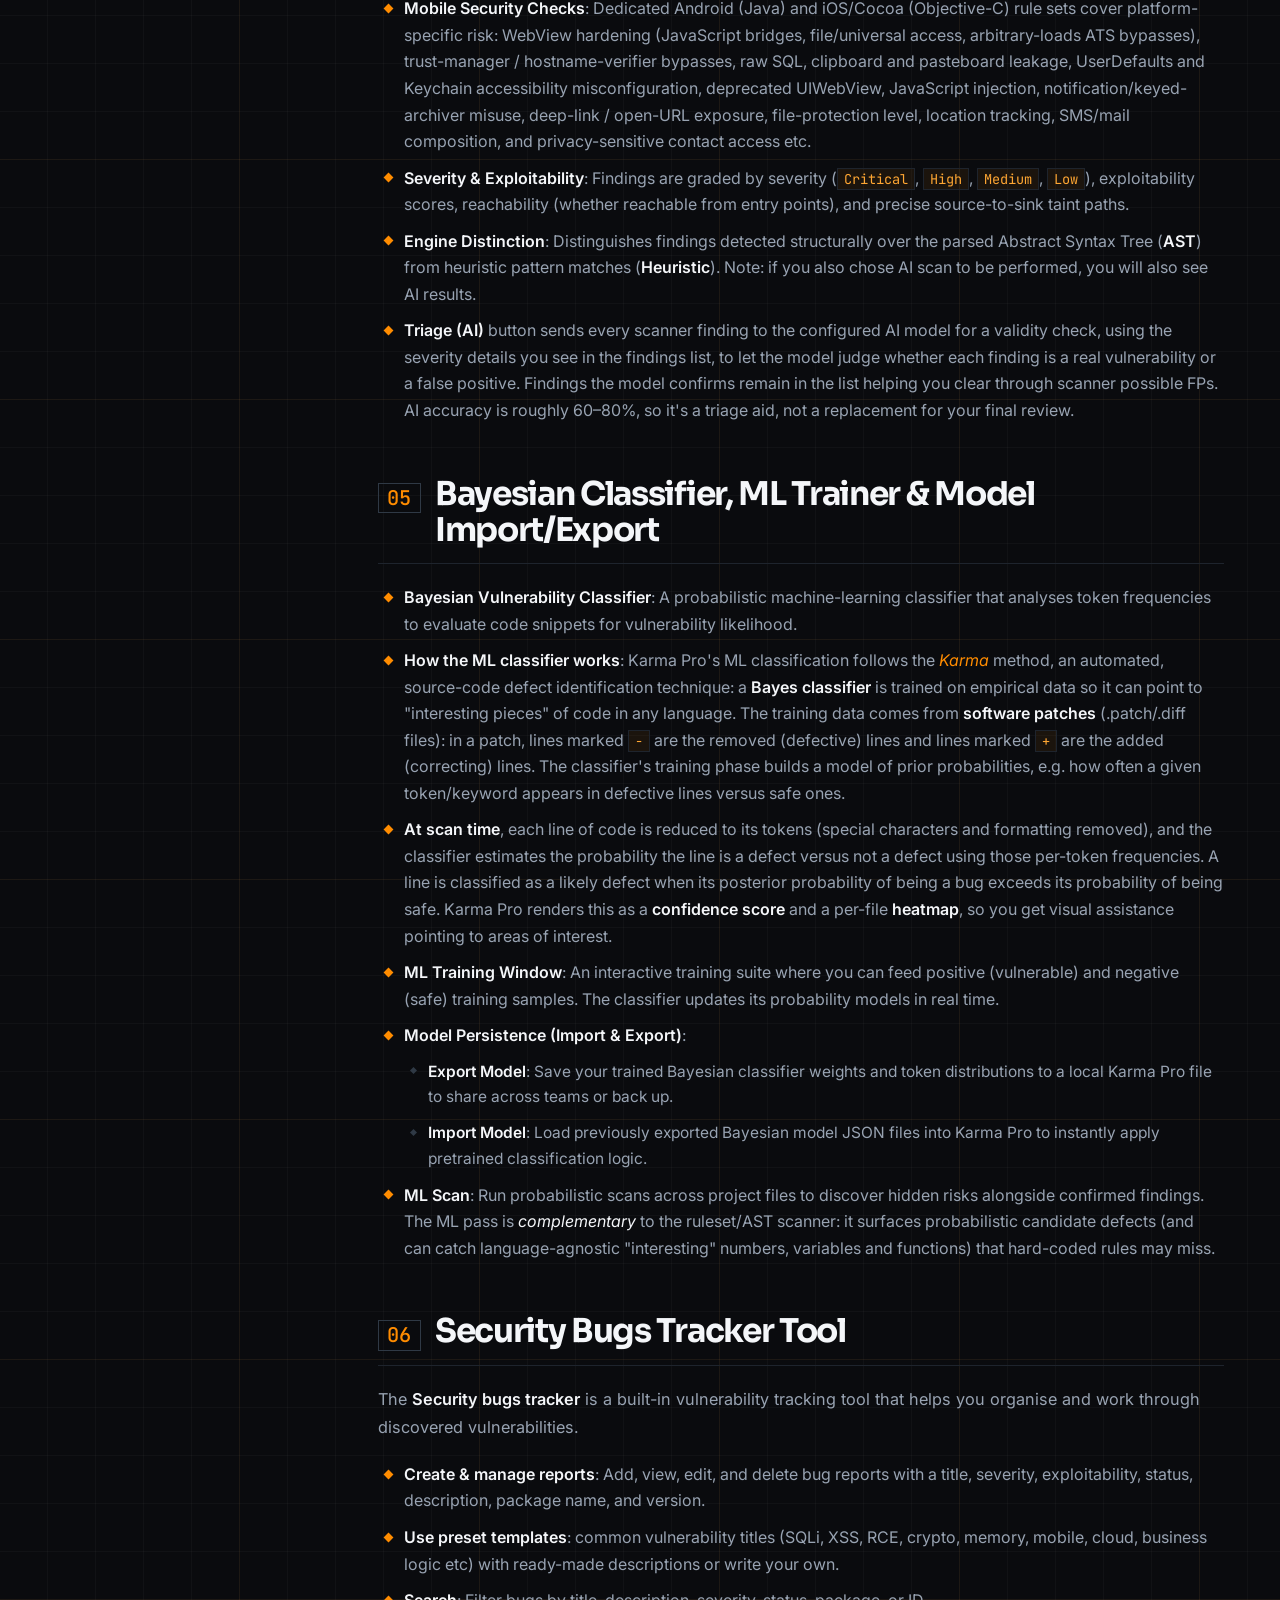
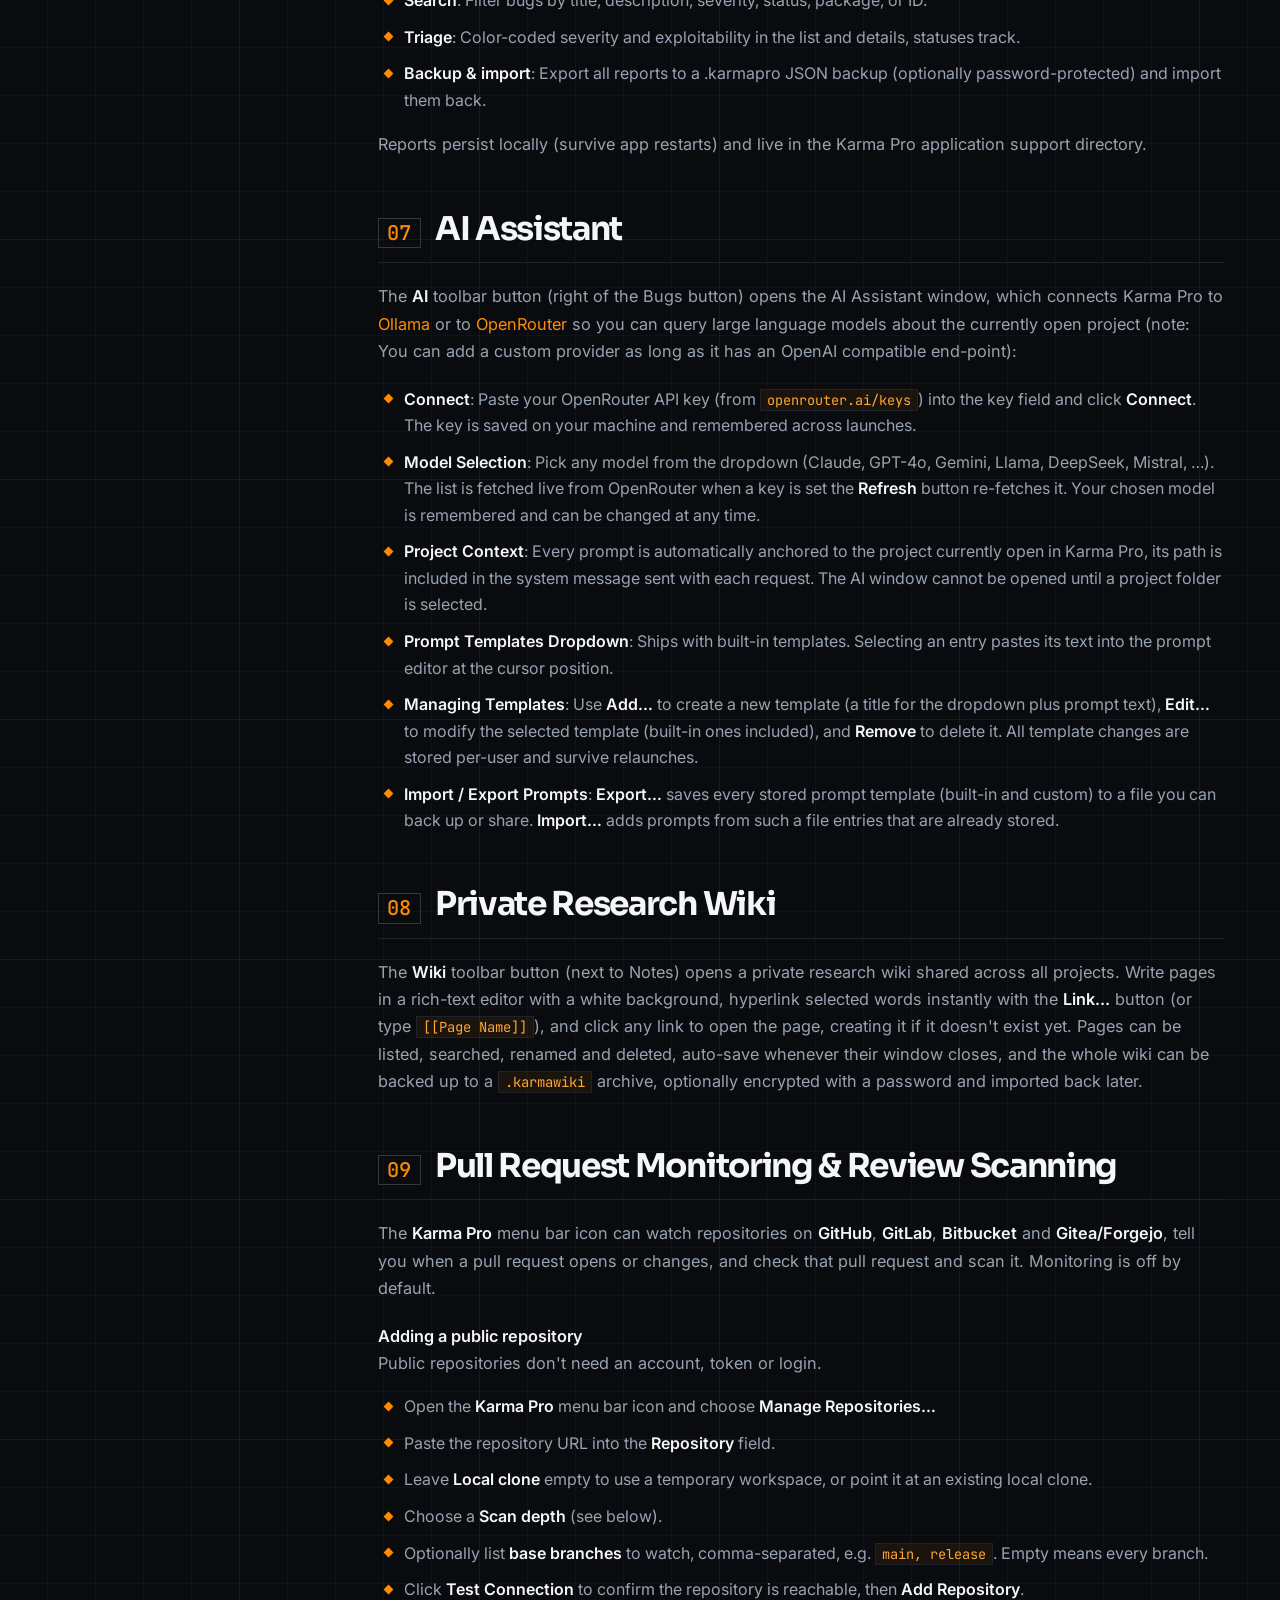
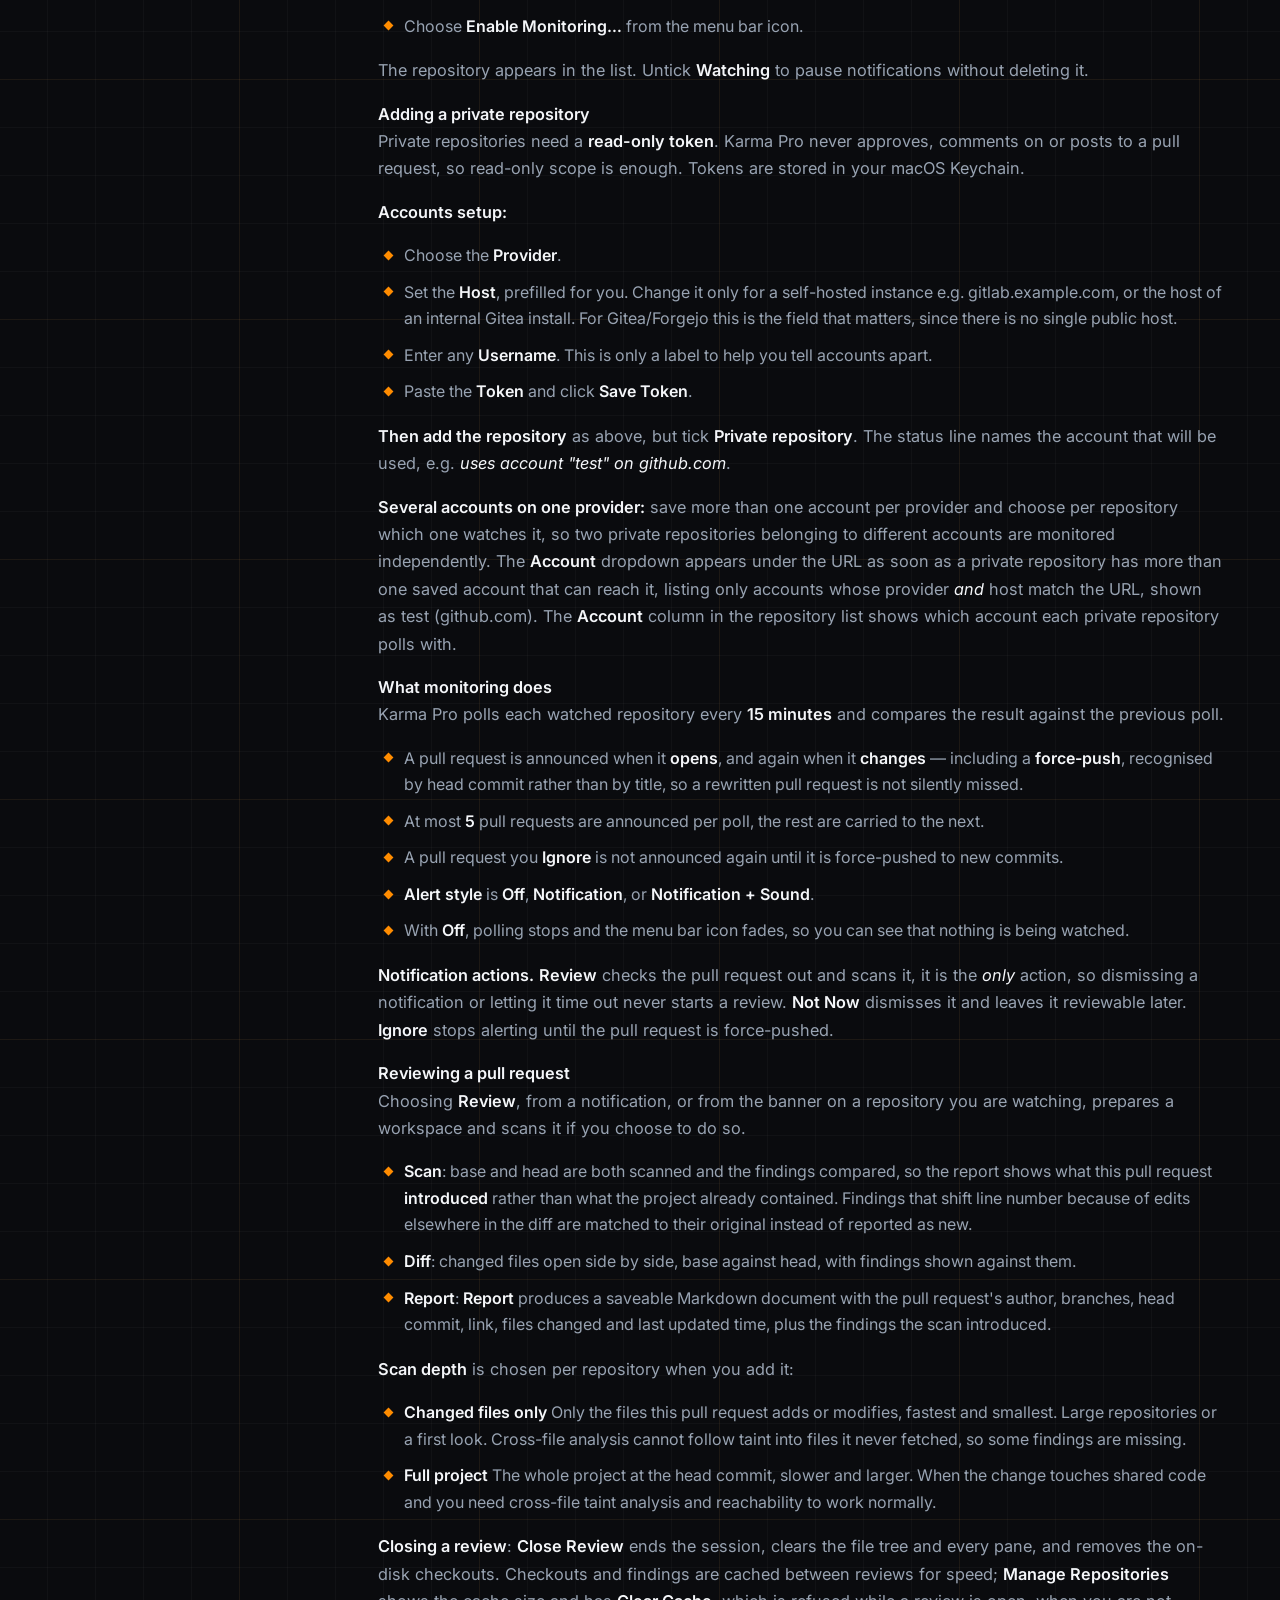
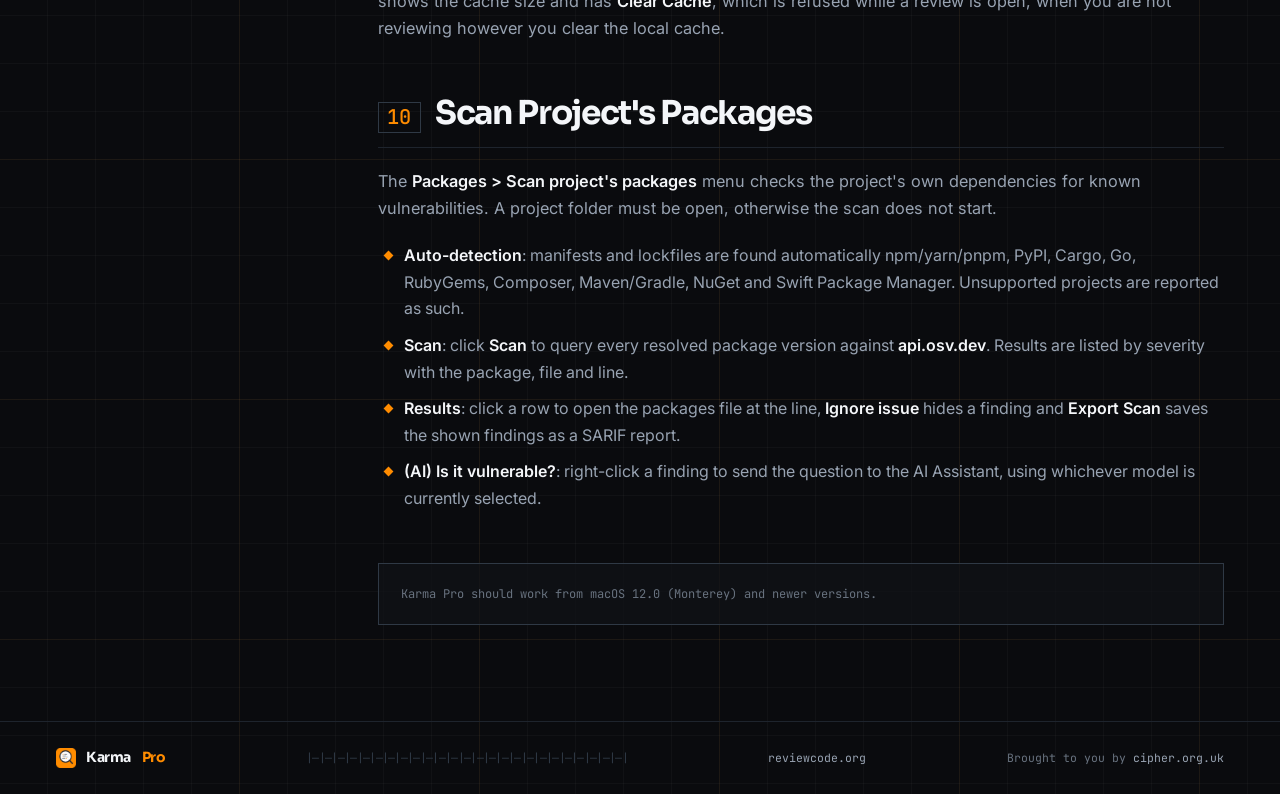
<file: help/index.html>
<!DOCTYPE html>
<html lang="en">
<head>
<meta charset="utf-8">
<meta name="viewport" content="width=device-width, initial-scale=1">
<title>Karma Pro — User Guide &amp; Help</title>
<meta name="description" content="Karma Pro user guide and help: project navigation, source viewer, diagrams, security scanning, the Bayesian classifier, AI assistant, private wiki, pull request monitoring and package scanning.">
<meta property="og:site_name" content="reviewcode.org">
<meta property="og:url" content="https://reviewcode.org/help/">
<meta property="og:title" content="Karma Pro — User Guide &amp; Help">
<meta property="og:description" content="The complete Karma Pro user guide: navigation, diagrams, scanning engines, ML classifier, AI assistant, wiki and pull request monitoring.">
<link rel="canonical" href="https://reviewcode.org/help/">
<link rel="icon" href="../assets/icon-256.png">
<link rel="apple-touch-icon" href="../assets/apple-touch-icon.png">
<link rel="preconnect" href="https://fonts.googleapis.com">
<link rel="preconnect" href="https://fonts.gstatic.com" crossorigin>
<link href="https://fonts.googleapis.com/css2?family=Sora:wght@400;600;700;800&family=Inter:wght@400;500;600&family=JetBrains+Mono:wght@400;500;700&display=swap" rel="stylesheet">
<link rel="stylesheet" href="../assets/site.css">

<!-- Google tag (gtag.js) -->
<script async src="https://www.googletagmanager.com/gtag/js?id=G-PY8FQVW70F"></script>
<script>
  window.dataLayer = window.dataLayer || [];
  function gtag(){dataLayer.push(arguments);}
  gtag('js', new Date());

  gtag('config', 'G-PY8FQVW70F');
</script>
<style>
.man-hero{padding:64px 26px 46px;border-bottom:1px solid var(--line)}
.man-hero .wrap{max-width:var(--max)}
.man-title{font-size:clamp(2rem,5vw,3.6rem);letter-spacing:-.05em;line-height:1;margin:0}
.man-lede{max-width:70ch;margin:22px 0 0;font-size:1.08rem;color:var(--mute)}
.man-lede strong{color:var(--paper);font-weight:600}
.man-hero-grid{display:grid;grid-template-columns:minmax(0,1fr) 320px;gap:56px;align-items:center}
.man-hero figure{margin:0}
.man-hero figure img{width:320px;height:288px;border:1px solid var(--line-2)}
.man-hero figcaption{margin-top:10px;font-family:var(--mono);font-size:10.5px;letter-spacing:.1em;text-transform:uppercase;color:var(--faint)}

.man-shell{display:grid;grid-template-columns:262px minmax(0,1fr);gap:60px;max-width:var(--max);margin:0 auto;padding:52px 26px 96px;align-items:start}

.man-toc{position:sticky;top:80px;max-height:calc(100vh - 104px);overflow:auto;padding-right:6px}
.man-toc .toc-t{
  font-family:var(--mono);font-size:10.5px;letter-spacing:.18em;text-transform:uppercase;
  color:var(--faint);margin:0 0 12px;padding-bottom:12px;border-bottom:1px solid var(--line-2);
}
.man-toc a{
  display:block;font-size:.92rem;color:var(--mute);padding:7px 0 7px 13px;
  border-left:1px solid var(--line);line-height:1.4;transition:color .14s,border-color .14s;
}
.man-toc a:hover,.man-toc a.active{color:var(--accent);border-left-color:var(--accent)}
.man-toc a .tn{font-family:var(--mono);font-size:11px;color:var(--faint);margin-right:9px}
.man-toc a:hover .tn,.man-toc a.active .tn{color:var(--accent-2)}

.man-body{min-width:0}
.man-sec{margin:0 0 52px;scroll-margin-top:84px}
.man-sec:last-child{margin-bottom:0}
.man-sec h2{
  font-family:var(--disp);font-weight:700;font-size:clamp(1.45rem,3.2vw,2.05rem);
  letter-spacing:-.04em;line-height:1.12;margin:0 0 20px;padding-bottom:14px;
  border-bottom:1px solid var(--line);display:flex;gap:14px;align-items:baseline;
}
.man-sec h2 .num{
  font-family:var(--mono);font-size:.62em;font-weight:500;color:var(--accent);
  border:1px solid var(--line-2);padding:3px 8px;letter-spacing:.02em;
}
.man-body p{margin:0 0 16px;color:var(--mute);font-size:1.02rem;line-height:1.68}
.man-body p.lead{margin-bottom:20px}
.man-body p:last-child{margin-bottom:0}
.man-body strong{color:var(--paper);font-weight:600}
.man-body em{color:var(--paper);font-style:italic}
.man-body code{
  font-family:var(--mono);font-size:.85em;color:var(--accent-2);
  background:rgba(255,140,0,.07);border:1px solid var(--line);padding:1px 6px;
}
.man-body a{color:var(--accent)}
.man-body a:hover{color:var(--accent-2)}

.man-body ul{list-style:none;margin:0 0 18px;padding:0}
.man-body li{position:relative;padding-left:26px;margin:0 0 10px;color:var(--mute);font-size:1rem;line-height:1.66}
.man-body li::before{
  content:"";position:absolute;left:7px;top:.6em;width:7px;height:7px;
  background:var(--accent);transform:rotate(45deg);
}
.man-body li strong{color:var(--paper);font-weight:600}
.man-body li em{color:var(--paper);font-style:italic}
.man-body ul ul{margin:10px 0 6px}
.man-body ul ul li{padding-left:24px;font-size:.97rem}
.man-body ul ul li::before{width:5px;height:5px;background:var(--line-2);top:.62em}
.man-body ul ul li:hover::before{background:var(--accent-2)}

.man-note{
  margin:0;padding:20px 22px;border:1px solid var(--line-2);
  background:rgba(16,19,24,.7);font-family:var(--mono);font-size:12px;
  line-height:1.8;color:var(--faint);
}
.man-note b{color:var(--paper);font-weight:500}
.man-note a{color:var(--accent)}
.man-note p{margin:0;font-size:12px;color:var(--faint)}
.man-note p + p{margin-top:6px}

@media (max-width:820px){
  .man-hero-grid{grid-template-columns:1fr;gap:34px;align-items:start}
}
@media (max-width:960px){
  .man-shell{grid-template-columns:1fr;gap:34px;padding-top:34px}
  .man-toc{position:static;max-height:none;border:1px solid var(--line-2);background:rgba(16,19,24,.7);padding:20px}
  .man-toc .toc-t{border-bottom-color:var(--line)}
}
@media (max-width:560px){
  .man-sec h2{flex-direction:column;gap:8px}
}
</style>
</head>
<body>

<header class="top">
  <div class="wrap top-in">
    <a class="logo" href="/">
      <img src="../assets/appicon-mark.png" width="824" height="824" alt="">
      <b>Karma<em>Pro</em></b>
    </a>
    <span class="handle"><span class="at">@</span>reviewcode.org</span>
    <nav class="top-nav">
      <a href="/#sheet">Capabilities</a>
      <a href="/#findings">Findings</a>
      <a href="/#graphs">Diagrams</a>
      <a href="/#prs">Pull requests</a>
      <a href="/#download">Install</a>
      <a href="/#build">Build</a>
    </nav>
    <a class="top-cta" href="https://github.com/cphr/karmapro/releases/latest/download/Karma.pro.dmg" rel="noopener">Download</a>
    <a class="badge" href="/models/" title="Bayesian classifier models">Models</a>
    <a class="top-help" href="/help/" title="User guide and help">Help</a>
  </div>
</header>

<main>

  <section class="man-hero">
    <div class="wrap">
      <div class="man-hero-grid">
        <div class="man-hero-copy">
          <p class="kicker">Documentation</p>
          <h1 class="man-title">User Guide &amp; <em>Help</em></h1>
          <p class="man-lede">
            Welcome to <strong>Karma Pro</strong>'s user guide, an advanced static analysis,
            machine-learning vulnerability classification code security review application.
          </p>
        </div>
        <figure>
          <img src="HelpSplash.jpg" width="320" height="288" alt="Karma Pro splash screen.">
          <figcaption>Karma Pro</figcaption>
        </figure>
      </div>
    </div>
  </section>

  <div class="man-shell">

    <nav class="man-toc" aria-label="Contents">
      <p class="toc-t">Contents</p>
      <a href="#s1"><span class="tn">01</span>Getting Started &amp; Project Navigation</a>
      <a href="#s2"><span class="tn">02</span>Source Viewer &amp; Code Navigation</a>
      <a href="#s3"><span class="tn">03</span>Diagrams: Control Flow &amp; Data Flow</a>
      <a href="#s4"><span class="tn">04</span>Security Scanning &amp; Analysis</a>
      <a href="#s5"><span class="tn">05</span>Bayesian Classifier &amp; ML</a>
      <a href="#s6"><span class="tn">06</span>Security Bugs Tracker</a>
      <a href="#s7"><span class="tn">07</span>AI Assistant</a>
      <a href="#s8"><span class="tn">08</span>Private Research Wiki</a>
      <a href="#s9"><span class="tn">09</span>Pull Request Monitoring</a>
      <a href="#s10"><span class="tn">10</span>Scan Project's Packages</a>
    </nav>

    <article class="man-body">

      <!-- 1 -->
      <section class="man-sec" id="s1">
        <h2><span class="num">01</span>Getting Started &amp; Project Navigation</h2>
        <ul>
          <li><strong>Opening Files &amp; Workspaces</strong>: Use <strong>Open...</strong> project directory onto the Karma Pro window to load it into the sidebar file tree.</li>
          <li><strong>Language Filtering</strong>: Karma Pro supports 14 primary languages: <strong>C, C++, Java, C#, Go, Kotlin, Ruby, Python, PHP, Cocoa (Objective-C), Rust, Solidity, Javascript and Swift</strong>, plus an <strong>All Languages</strong> option. Use the language dropdown in the toolbar to isolate files by language.</li>
          <li><strong>File Search</strong>: Use the built-in file search window (<strong>Find in Files...</strong>) to quickly query filenames and navigate across large codebases with Find in Files and search for text within the currently open file.</li>
        </ul>
      </section>

      <!-- 2 -->
      <section class="man-sec" id="s2">
        <h2><span class="num">02</span>Source Viewer, Syntax Highlighting &amp; Code Navigation</h2>
        <ul>
          <li><strong>Syntax Highlighting</strong>: Custom tokenisers and highlighters provide distinct color schemes for keywords, strings, comments, and identifiers across all supported languages.</li>
          <li><strong>Clickable Functions</strong>: Function names defined in source files are automatically underlined and linked. Clicking a function name jumps directly to its definition and instantly opens its call graph and dataflow in the bottom pane.</li>
          <li><strong>Right-Click (Context) Menu</strong>: Right-click anywhere in the source viewer to open the context menu. The available actions adapt to what is under the cursor:
            <ul>
              <li><strong>Focus on &lt;function&gt;</strong>: Shown when you right-click a function/method name, highlights the current function and it displays callers and callees overlayed on the source viewer so it is easier to navigate through the source code between functions/methods.</li>
              <li><strong>Show Flow Diagram for &lt;function&gt;</strong>: shown when you right-click a function/method name. Opens that function's interactive <strong>control-flow flowchart</strong> (cyclomatic complexity, <code>if</code>/<code>else</code> branches, loops) in its own window.</li>
              <li><strong>Follow the variable '&lt;name&gt;'</strong>: shown when you right-click an identifier. Opens the <strong>variable-flow diagram</strong>: the enclosing function is drawn as a flowchart with every statement that uses the variable <strong>highlighted</strong>. When the variable is passed as an argument to a function defined elsewhere in the project, a <strong>callee box</strong> is added showing only the lines where the mapped parameter is used, and this expands recursively across files. Blue <strong>"call"</strong> arrows leave the call statement and purple <strong>"return"</strong> arrows rejoin the caller at the statement after the call. Click any statement or source line in the diagram to jump straight to it.</li>
              <li><strong>Backtrace Analyser…</strong>: opens the <strong>Backtrace Analyser</strong>. Paste a crash/stack trace (from the debugger, a log, or a file such as <code>stacktrace.txt</code>) and click <strong>Analyse</strong> Karma Pro parses the frames and renders a clickable left-to-right <strong>call-stack diagram</strong>. Frames are resolved relative to the currently open project, click a frame to open its source line. Frames that cannot be resolved are shown in red (the trace must originate from the open project).</li>
              <li><strong>(AI) How to fix it</strong>: sends the line under the cursor to the <strong>AI Assistant</strong> and asks for guidance on fixing the issue on that line (for example, how to remediate a vulnerability flagged by the scanner). Requires the AI Assistant to be connected to OpenRouter with an API key, or Ollama (see section 7).</li>
              <li><strong>Simulate &lt;function&gt; in the Debugger</strong> experimental: shown when you right-click a function/method name. Opens the <strong>Karma Pro Debugger</strong>, a lightweight dynamic simulator that steps through the selected function line by line. Right-click a function and choose this item to begin, the window opens scoped to just that function, with the current line highlighted. Use <strong>Step Over</strong>, <strong>Step Into</strong>, <strong>Step Back</strong> and <strong>Reset</strong> at the top of the window to control execution, or <strong>Play</strong> to run automatically. The debugger follows calls into functions defined elsewhere in the open project, switching the source view to the callee and returning when the call completes. Parameters shown are editable values you can change before stepping. The simulation is approximate and may not cover every language construct.</li>
            </ul>
          </li>
        </ul>
      </section>

      <!-- 3 -->
      <section class="man-sec" id="s3">
        <h2><span class="num">03</span>Diagrams: Control Flow &amp; Data Flow</h2>
        <ul>
          <li><strong>Control Flow Diagrams</strong>: Visualizes cyclomatic complexity, conditional branches (<code>if</code>/<code>else</code>), and loops (<code>while</code>/<code>for</code>) as an interactive flowchart (<code>FlowChartView</code>).</li>
          <li><strong>Dataflow Analysis</strong>: Traces variable assignments, function parameter taint propagation, and inter-procedural call graphs within the same file to reveal how untrusted input reaches critical sinks.</li>
          <li><strong>Find external entries</strong>: scans the whole project and lists every place where the application receives input from outside, remote-facing receive APIs such as HTTP request parameters, deep links, push payloads, web/client responses, and blockchain transaction input, plus local sources like environment variables and command-line arguments, files. Results are grouped by category and tagged by locality (Remote, Local). Selecting an entry plots its data-flow diagram: an origin box for the locality, then the entry point and the functions the received value flows through. Rows show project-relative paths and clicking a graph node jumps to the exact source line in the source viewer.</li>
          <li><strong>Show reachability of 'function'</strong> right-click opens a diagram of the function's or method's position in the currently open project. It walks the full caller list, every function that calls it, each of those callers' own callers, and so on, all the way up to the top, where a box shows where that it ends: Remote, Local or if no entry point reaches it at all, an amber topmost box confirming the end of the walk.</li>
          <li><strong>Complexity distribution</strong> window you see a scatter plot where every source file's functions are laid out left-to-right in source order (X axis) with their cyclomatic complexity measured on the Y axis. Each function is a colour-coded point labelled with its complexity number. Hover any point to see its file, function name, line and complexity, or click it to jump straight to that function in the source viewer. Note in large projects it can be a bit slow to plot.</li>
        </ul>
      </section>

      <!-- 4 -->
      <section class="man-sec" id="s4">
        <h2><span class="num">04</span>Security Scanning &amp; Vulnerability Analysis</h2>
        <ul>
          <li><strong>Multi-Language Security Scanner</strong>: Karma Pro parses source code using robust tokenizers, AST parsers, and inter-procedural data-flow analysis, performing precise taint tracking rather than simple regex matching.</li>
          <li><strong>Supported Languages</strong>: The security analyser covers 14 primary programming languages with deep AST integration: <strong>C, C++, Objective-C (Cocoa), Java, C#, Go, Kotlin, Ruby, Python, PHP, Rust, Solidity, Swift</strong>.</li>
          <li><strong>Cross-File Taint Analysis &amp; Project Index</strong>: Karma Pro builds a project-wide dependency index across all source files. When taint flows originate from a source function defined in a <em>different file</em> than the finding's sink, the vulnerability scanner marks it as <strong>Cross-file</strong> (<code>Yes</code> / orange indicator), allowing multi-file modular projects, imports, and requires to be analysed holistically.</li>
          <li><strong>Vulnerability Categories</strong>: Detects common exploitation vectors including Buffer Overflow, Format String vulnerabilities, Command Injection, SQL Injection, Path Traversal, Server-Side Request Forgery (SSRF), Insecure Deserialization, Weak Cryptography / Randomness, Hardcoded Secrets, Log Injection, XSS (HTML Injection), Race Conditions / TOCTOU, and (for Solidity) Reentrancy, tx.origin Authorization, Predictable Randomness, Unchecked External Call Return, Delegatecall to Untrusted Address, Selfdestruct to Arbitrary Address etc.</li>
          <li><strong>Mobile Security Checks</strong>: Dedicated Android (Java) and iOS/Cocoa (Objective-C) rule sets cover platform-specific risk: WebView hardening (JavaScript bridges, file/universal access, arbitrary-loads ATS bypasses), trust-manager / hostname-verifier bypasses, raw SQL, clipboard and pasteboard leakage, UserDefaults and Keychain accessibility misconfiguration, deprecated UIWebView, JavaScript injection, notification/keyed-archiver misuse, deep-link / open-URL exposure, file-protection level, location tracking, SMS/mail composition, and privacy-sensitive contact access etc.</li>
          <li><strong>Severity &amp; Exploitability</strong>: Findings are graded by severity (<code>Critical</code>, <code>High</code>, <code>Medium</code>, <code>Low</code>), exploitability scores, reachability (whether reachable from entry points), and precise source-to-sink taint paths.</li>
          <li><strong>Engine Distinction</strong>: Distinguishes findings detected structurally over the parsed Abstract Syntax Tree (<strong>AST</strong>) from heuristic pattern matches (<strong>Heuristic</strong>). Note: if you also chose AI scan to be performed, you will also see AI results.</li>
          <li><strong>Triage (AI)</strong> button sends every scanner finding to the configured AI model for a validity check, using the severity details you see in the findings list, to let the model judge whether each finding is a real vulnerability or a false positive. Findings the model confirms remain in the list helping you clear through scanner possible FPs. AI accuracy is roughly 60–80%, so it's a triage aid, not a replacement for your final review.</li>
        </ul>
      </section>

      <!-- 5 -->
      <section class="man-sec" id="s5">
        <h2><span class="num">05</span>Bayesian Classifier, ML Trainer &amp; Model Import/Export</h2>
        <ul>
          <li><strong>Bayesian Vulnerability Classifier</strong>: A probabilistic machine-learning classifier that analyses token frequencies to evaluate code snippets for vulnerability likelihood.</li>
          <li><strong>How the ML classifier works</strong>: Karma Pro's ML classification follows the <em><a href="https://cipher.org.uk/2026/02/08/Karma-Automated-source-code-defect-identification-method/" rel="noopener">Karma</a></em> method, an automated, source-code defect identification technique: a <strong>Bayes classifier</strong> is trained on empirical data so it can point to "interesting pieces" of code in any language. The training data comes from <strong>software patches</strong> (.patch/.diff files): in a patch, lines marked <code>-</code> are the removed (defective) lines and lines marked <code>+</code> are the added (correcting) lines. The classifier's training phase builds a model of prior probabilities, e.g. how often a given token/keyword appears in defective lines versus safe ones.</li>
          <li><strong>At scan time</strong>, each line of code is reduced to its tokens (special characters and formatting removed), and the classifier estimates the probability the line is a defect versus not a defect using those per-token frequencies. A line is classified as a likely defect when its posterior probability of being a bug exceeds its probability of being safe. Karma Pro renders this as a <strong>confidence score</strong> and a per-file <strong>heatmap</strong>, so you get visual assistance pointing to areas of interest.</li>
          <li><strong>ML Training Window</strong>: An interactive training suite where you can feed positive (vulnerable) and negative (safe) training samples. The classifier updates its probability models in real time.</li>
          <li><strong>Model Persistence (Import &amp; Export)</strong>:
            <ul>
              <li><strong>Export Model</strong>: Save your trained Bayesian classifier weights and token distributions to a local Karma Pro file to share across teams or back up.</li>
              <li><strong>Import Model</strong>: Load previously exported Bayesian model JSON files into Karma Pro to instantly apply pretrained classification logic.</li>
            </ul>
          </li>
          <li><strong>ML Scan</strong>: Run probabilistic scans across project files to discover hidden risks alongside confirmed findings. The ML pass is <em>complementary</em> to the ruleset/AST scanner: it surfaces probabilistic candidate defects (and can catch language-agnostic "interesting" numbers, variables and functions) that hard-coded rules may miss.</li>
        </ul>
      </section>

      <!-- 6 -->
      <section class="man-sec" id="s6">
        <h2><span class="num">06</span>Security Bugs Tracker Tool</h2>
        <p class="lead">The <strong>Security bugs tracker</strong> is a built-in vulnerability tracking tool that helps you organise and work through discovered vulnerabilities.</p>
        <ul>
          <li><strong>Create &amp; manage reports</strong>: Add, view, edit, and delete bug reports with a title, severity, exploitability, status, description, package name, and version.</li>
          <li><strong>Use preset templates</strong>: common vulnerability titles (SQLi, XSS, RCE, crypto, memory, mobile, cloud, business logic etc) with ready-made descriptions or write your own.</li>
          <li><strong>Search</strong>: Filter bugs by title, description, severity, status, package, or ID.</li>
          <li><strong>Triage</strong>: Color-coded severity and exploitability in the list and details, statuses track.</li>
          <li><strong>Backup &amp; import</strong>: Export all reports to a .karmapro JSON backup (optionally password-protected) and import them back.</li>
        </ul>
        <p>Reports persist locally (survive app restarts) and live in the Karma Pro application support directory.</p>
      </section>

      <!-- 7 -->
      <section class="man-sec" id="s7">
        <h2><span class="num">07</span>AI Assistant</h2>
        <p class="lead">The <strong>AI</strong> toolbar button (right of the Bugs button) opens the AI Assistant window, which connects Karma Pro to <a href="https://ollama.com/" rel="noopener">Ollama</a> or to <a href="https://openrouter.ai" rel="noopener">OpenRouter</a> so you can query large language models about the currently open project (note: You can add a custom provider as long as it has an OpenAI compatible end-point):</p>
        <ul>
          <li><strong>Connect</strong>: Paste your OpenRouter API key (from <code>openrouter.ai/keys</code>) into the key field and click <strong>Connect</strong>. The key is saved on your machine and remembered across launches.</li>
          <li><strong>Model Selection</strong>: Pick any model from the dropdown (Claude, GPT-4o, Gemini, Llama, DeepSeek, Mistral, …). The list is fetched live from OpenRouter when a key is set the <strong>Refresh</strong> button re-fetches it. Your chosen model is remembered and can be changed at any time.</li>
          <li><strong>Project Context</strong>: Every prompt is automatically anchored to the project currently open in Karma Pro, its path is included in the system message sent with each request. The AI window cannot be opened until a project folder is selected.</li>
          <li><strong>Prompt Templates Dropdown</strong>: Ships with built-in templates. Selecting an entry pastes its text into the prompt editor at the cursor position.</li>
          <li><strong>Managing Templates</strong>: Use <strong>Add…</strong> to create a new template (a title for the dropdown plus prompt text), <strong>Edit…</strong> to modify the selected template (built-in ones included), and <strong>Remove</strong> to delete it. All template changes are stored per-user and survive relaunches.</li>
          <li><strong>Import / Export Prompts</strong>: <strong>Export…</strong> saves every stored prompt template (built-in and custom) to a file you can back up or share. <strong>Import…</strong> adds prompts from such a file entries that are already stored.</li>
        </ul>
      </section>

      <!-- 8 -->
      <section class="man-sec" id="s8">
        <h2><span class="num">08</span>Private Research Wiki</h2>
        <p>The <strong>Wiki</strong> toolbar button (next to Notes) opens a private research wiki shared across all projects. Write pages in a rich-text editor with a white background, hyperlink selected words instantly with the <strong>Link…</strong> button (or type <code>[[Page Name]]</code>), and click any link to open the page, creating it if it doesn't exist yet. Pages can be listed, searched, renamed and deleted, auto-save whenever their window closes, and the whole wiki can be backed up to a <code>.karmawiki</code> archive, optionally encrypted with a password and imported back later.</p>
      </section>

      <!-- 9 -->
      <section class="man-sec" id="s9">
        <h2><span class="num">09</span>Pull Request Monitoring &amp; Review Scanning</h2>
        <p class="lead">The <strong>Karma Pro</strong> menu bar icon can watch repositories on <strong>GitHub</strong>, <strong>GitLab</strong>, <strong>Bitbucket</strong> and <strong>Gitea/Forgejo</strong>, tell you when a pull request opens or changes, and check that pull request and scan it. Monitoring is off by default.</p>

        <p><strong>Adding a public repository</strong><br>Public repositories don't need an account, token or login.</p>
        <ul>
          <li>Open the <strong>Karma Pro</strong> menu bar icon and choose <strong>Manage Repositories…</strong></li>
          <li>Paste the repository URL into the <strong>Repository</strong> field.</li>
          <li>Leave <strong>Local clone</strong> empty to use a temporary workspace, or point it at an existing local clone.</li>
          <li>Choose a <strong>Scan depth</strong> (see below).</li>
          <li>Optionally list <strong>base branches</strong> to watch, comma-separated, e.g. <code>main, release</code>. Empty means every branch.</li>
          <li>Click <strong>Test Connection</strong> to confirm the repository is reachable, then <strong>Add Repository</strong>.</li>
          <li>Choose <strong>Enable Monitoring…</strong> from the menu bar icon.</li>
        </ul>
        <p>The repository appears in the list. Untick <strong>Watching</strong> to pause notifications without deleting it.</p>

        <p><strong>Adding a private repository</strong><br>Private repositories need a <strong>read-only token</strong>. Karma Pro never approves, comments on or posts to a pull request, so read-only scope is enough. Tokens are stored in your macOS Keychain.</p>
        <p><strong>Accounts setup:</strong></p>
        <ul>
          <li>Choose the <strong>Provider</strong>.</li>
          <li>Set the <strong>Host</strong>, prefilled for you. Change it only for a self-hosted instance e.g. gitlab.example.com, or the host of an internal Gitea install. For Gitea/Forgejo this is the field that matters, since there is no single public host.</li>
          <li>Enter any <strong>Username</strong>. This is only a label to help you tell accounts apart.</li>
          <li>Paste the <strong>Token</strong> and click <strong>Save Token</strong>.</li>
        </ul>
        <p><strong>Then add the repository</strong> as above, but tick <strong>Private repository</strong>. The status line names the account that will be used, e.g. <em>uses account "test" on github.com</em>.</p>
        <p><strong>Several accounts on one provider:</strong> save more than one account per provider and choose per repository which one watches it, so two private repositories belonging to different accounts are monitored independently. The <strong>Account</strong> dropdown appears under the URL as soon as a private repository has more than one saved account that can reach it, listing only accounts whose provider <em>and</em> host match the URL, shown as test (github.com). The <strong>Account</strong> column in the repository list shows which account each private repository polls with.</p>

        <p><strong>What monitoring does</strong><br>Karma Pro polls each watched repository every <strong>15 minutes</strong> and compares the result against the previous poll.</p>
        <ul>
          <li>A pull request is announced when it <strong>opens</strong>, and again when it <strong>changes</strong> — including a <strong>force-push</strong>, recognised by head commit rather than by title, so a rewritten pull request is not silently missed.</li>
          <li>At most <strong>5</strong> pull requests are announced per poll, the rest are carried to the next.</li>
          <li>A pull request you <strong>Ignore</strong> is not announced again until it is force-pushed to new commits.</li>
          <li><strong>Alert style</strong> is <strong>Off</strong>, <strong>Notification</strong>, or <strong>Notification + Sound</strong>.</li>
          <li>With <strong>Off</strong>, polling stops and the menu bar icon fades, so you can see that nothing is being watched.</li>
        </ul>
        <p><strong>Notification actions.</strong> <strong>Review</strong> checks the pull request out and scans it, it is the <em>only</em> action, so dismissing a notification or letting it time out never starts a review. <strong>Not Now</strong> dismisses it and leaves it reviewable later. <strong>Ignore</strong> stops alerting until the pull request is force-pushed.</p>

        <p><strong>Reviewing a pull request</strong><br>Choosing <strong>Review</strong>, from a notification, or from the banner on a repository you are watching, prepares a workspace and scans it if you choose to do so.</p>
        <ul>
          <li><strong>Scan</strong>: base and head are both scanned and the findings compared, so the report shows what this pull request <strong>introduced</strong> rather than what the project already contained. Findings that shift line number because of edits elsewhere in the diff are matched to their original instead of reported as new.</li>
          <li><strong>Diff</strong>: changed files open side by side, base against head, with findings shown against them.</li>
          <li><strong>Report</strong>: <strong>Report</strong> produces a saveable Markdown document with the pull request's author, branches, head commit, link, files changed and last updated time, plus the findings the scan introduced.</li>
        </ul>
        <p><strong>Scan depth</strong> is chosen per repository when you add it:</p>
        <ul>
          <li><strong>Changed files only</strong> Only the files this pull request adds or modifies, fastest and smallest. Large repositories or a first look. Cross-file analysis cannot follow taint into files it never fetched, so some findings are missing.</li>
          <li><strong>Full project</strong> The whole project at the head commit, slower and larger. When the change touches shared code and you need cross-file taint analysis and reachability to work normally.</li>
        </ul>
        <p><strong>Closing a review</strong>: <strong>Close Review</strong> ends the session, clears the file tree and every pane, and removes the on-disk checkouts. Checkouts and findings are cached between reviews for speed; <strong>Manage Repositories</strong> shows the cache size and has <strong>Clear Cache</strong>, which is refused while a review is open, when you are not reviewing however you clear the local cache.</p>
      </section>

      <!-- 10 -->
      <section class="man-sec" id="s10">
        <h2><span class="num">10</span>Scan Project's Packages</h2>
        <p class="lead">The <strong>Packages &gt; Scan project's packages</strong> menu checks the project's own dependencies for known vulnerabilities. A project folder must be open, otherwise the scan does not start.</p>
        <ul>
          <li><strong>Auto-detection</strong>: manifests and lockfiles are found automatically npm/yarn/pnpm, PyPI, Cargo, Go, RubyGems, Composer, Maven/Gradle, NuGet and Swift Package Manager. Unsupported projects are reported as such.</li>
          <li><strong>Scan</strong>: click <strong>Scan</strong> to query every resolved package version against <strong>api.osv.dev</strong>. Results are listed by severity with the package, file and line.</li>
          <li><strong>Results</strong>: click a row to open the packages file at the line, <strong>Ignore issue</strong> hides a finding and <strong>Export Scan</strong> saves the shown findings as a SARIF report.</li>
          <li><strong>(AI) Is it vulnerable?</strong>: right-click a finding to send the question to the AI Assistant, using whichever model is currently selected.</li>
        </ul>
      </section>

      <div class="man-note">
        <p>Karma Pro should work from macOS 12.0 (Monterey) and newer versions.</p>
      </div>

    </article>
  </div>

</main>

<footer class="foot">
  <div class="wrap foot-in">
    <span class="logo small"><img src="../assets/appicon-mark.png" width="824" height="824" alt="">Karma<em>Pro</em></span>
    <span class="ticks" aria-hidden="true">|—|—|—|—|—|—|—|—|—|—|—|—|—|—|—|—|—|—|—|—|—|—|—|—|—|</span>
    <span><a href="https://reviewcode.org/">reviewcode.org</a></span>
    <span>Brought to you by <a href="https://www.cipher.org.uk" rel="noopener">cipher.org.uk</a></span>
  </div>
</footer>

<script>
(function () {
  var links = Array.prototype.slice.call(document.querySelectorAll('.man-toc a'));
  var sections = links.map(function (a) {
    return document.querySelector(a.getAttribute('href'));
  }).filter(Boolean);
  if (!sections.length || !('IntersectionObserver' in window)) return;

  var byId = {};
  links.forEach(function (a) { byId[a.getAttribute('href').slice(1)] = a; });

  var io = new IntersectionObserver(function (entries) {
    entries.forEach(function (e) {
      if (!e.isIntersecting) return;
      links.forEach(function (a) { a.classList.remove('active'); });
      var active = byId[e.target.id];
      if (active) active.classList.add('active');
    });
  }, { rootMargin: '-84px 0px -70% 0px', threshold: 0 });

  sections.forEach(function (s) { io.observe(s); });
})();
</script>

</body>
</html>
</file>
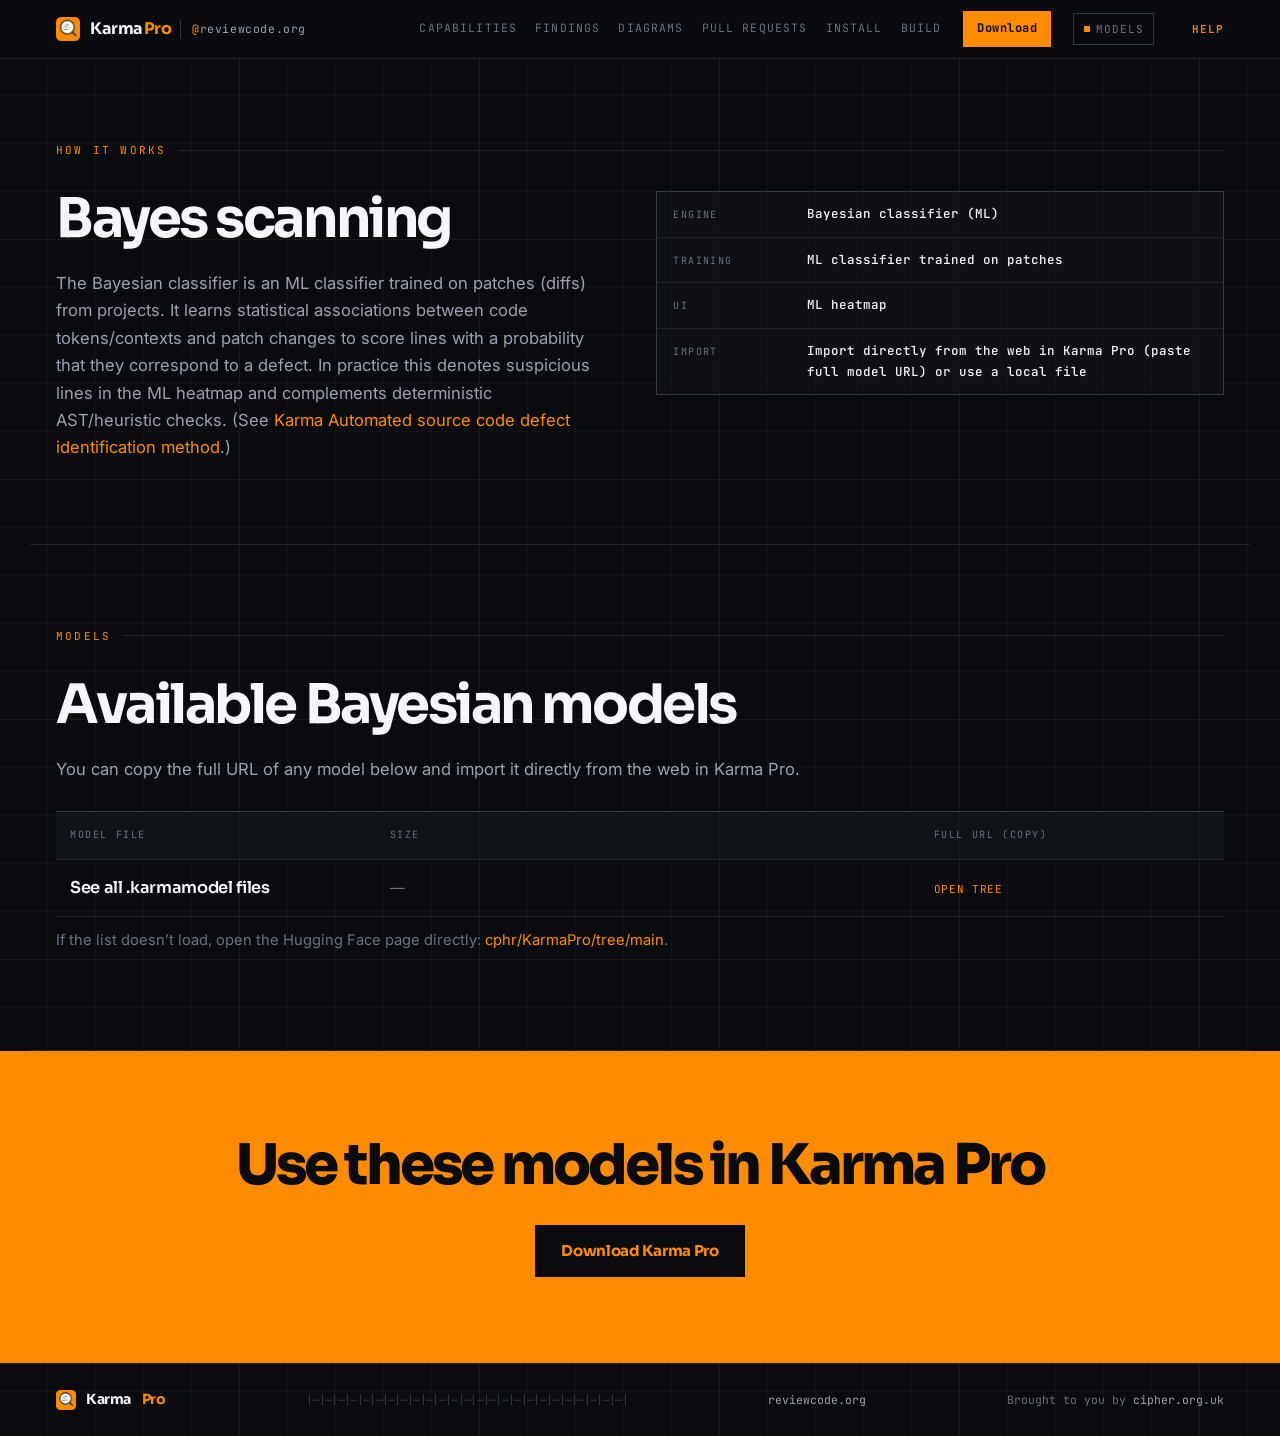
<file: models/index.html>
<!DOCTYPE html>
<html lang="en">
<head>
<meta charset="utf-8">
<meta name="viewport" content="width=device-width, initial-scale=1">
<title>Karma Pro — Models</title>
<meta name="description" content="Bayesian classifier models for Karma Pro hosted on Hugging Face: how Bayes scanning works and how to import models in Karma Pro.">
<meta property="og:site_name" content="reviewcode.org">
<meta property="og:url" content="https://reviewcode.org/models/">
<meta property="og:title" content="Karma Pro — Models">
<meta property="og:description" content="Bayesian classifier trained on patches: how Bayes scanning works and a dynamic list of KarmaPro models from Hugging Face.">
<link rel="canonical" href="https://reviewcode.org/models/">
<link rel="icon" href="../assets/icon-256.png">
<link rel="apple-touch-icon" href="../assets/apple-touch-icon.png">
<link rel="preconnect" href="https://fonts.googleapis.com">
<link rel="preconnect" href="https://fonts.gstatic.com" crossorigin>
<link href="https://fonts.googleapis.com/css2?family=Sora:wght@400;600;700;800&family=Inter:wght@400;500;600&family=JetBrains+Mono:wght@400;500;700&display=swap" rel="stylesheet">
<link rel="stylesheet" href="../assets/site.css">

<!-- Google tag (gtag.js) -->
<script async src="https://www.googletagmanager.com/gtag/js?id=G-PY8FQVW70F"></script>
<script>
  window.dataLayer = window.dataLayer || [];
  function gtag(){dataLayer.push(arguments);}
  gtag('js', new Date());
  gtag('config', 'G-PY8FQVW70F');
</script>
</head>
<body>

<header class="top">
  <div class="wrap top-in">
    <a class="logo" href="../index.html">
      <img src="../assets/appicon-mark.png" width="824" height="824" alt="">
      <b>Karma<em>Pro</em></b>
    </a>
    <span class="handle"><span class="at">@</span>reviewcode.org</span>
    <nav class="top-nav">
      <a href="../index.html#sheet">Capabilities</a>
      <a href="../index.html#findings">Findings</a>
      <a href="../index.html#graphs">Diagrams</a>
      <a href="../index.html#prs">Pull requests</a>
      <a href="../index.html#download">Install</a>
      <a href="../index.html#build">Build</a>
    </nav>
    <a class="top-cta" href="https://github.com/cphr/karmapro/releases/latest/download/Karma.pro.dmg" rel="noopener">Download</a>
    <a class="badge" href="/models/" title="Bayesian classifier models">Models</a>
    <a class="top-help" href="/help/" title="User guide and help">Help</a>
  </div>
</header>

<main>

<section class="wrap band" id="how">
    <p class="label">How it works</p>
    <div class="split">
      <div class="split-copy">
        <h2>Bayes scanning</h2>
        <p>
          The Bayesian classifier is an ML classifier trained on patches (diffs) from projects. It learns statistical associations between code tokens/contexts and patch changes to score lines with a probability that they correspond to a defect. In practice this denotes suspicious lines in the ML heatmap and complements deterministic AST/heuristic checks. (See <a href="https://cipher.org.uk/2026/02/08/Karma-Automated-source-code-defect-identification-method/" rel="noopener">Karma Automated source code defect identification method</a>.)
        </p>
        
        
      </div>
      <div class="split-side">
        <div class="titleblock">
          <div class="tb-r"><span>Engine</span><b>Bayesian classifier (ML)</b></div>
          <div class="tb-r"><span>Training</span><b>ML classifier trained on patches</b></div>
          <div class="tb-r"><span>UI</span><b>ML heatmap</b></div>
          <div class="tb-r"><span>Import</span><b>Import directly from the web in Karma Pro (paste full model URL) or use a local file</b></div>
        </div>
      </div>
    </div>
  </section>

  <section class="wrap band" id="models">
    <p class="label">Models</p>
    <div class="split-copy" style="margin-bottom:28px">
      <h2>Available Bayesian models</h2>
      <p>
        You can copy the full URL of any model below and import it directly from the web in Karma Pro.
      </p>
    </div>

    <div class="ledger" id="models-ledger">
      <div class="lg-h">
        <span>Model file</span><span>Size</span><span>Full URL (copy)</span>
      </div>
      <div id="models-body"></div>
    </div>
    <p class="tight" style="margin-top:12px">If the list doesn’t load, open the Hugging Face page directly: <a href="https://huggingface.co/cphr/KarmaPro/tree/main" rel="noopener">cphr/KarmaPro/tree/main</a>.</p>
  </section>

</main>

<section class="final">
  <div class="wrap final-in">
    <h2>Use these models in Karma Pro</h2>
    <div class="final-cta">
      <a class="btn dark" href="../index.html#download">Download Karma Pro</a>
          </div>
  </div>
</section>

<footer class="foot">
  <div class="wrap foot-in">
    <span class="logo small"><img src="../assets/appicon-mark.png" width="824" height="824" alt="">Karma<em>Pro</em></span>
    <span class="ticks" aria-hidden="true">|—|—|—|—|—|—|—|—|—|—|—|—|—|—|—|—|—|—|—|—|—|—|—|—|—|</span>
    <span><a href="https://reviewcode.org/">reviewcode.org</a></span>
    <span>Brought to you by <a href="https://www.cipher.org.uk" rel="noopener">cipher.org.uk</a></span>
  </div>
</footer>

<script>
(function(){
  var body = document.getElementById('models-body');
  if(!body) return;
  var url = 'https://huggingface.co/api/models/cphr/KarmaPro/tree/main';
  fetch(url).then(function(r){ if(!r.ok) throw new Error(r.status); return r.json(); })
    .then(function(list){
      if(!Array.isArray(list) || list.length===0) throw new Error('empty');
      body.innerHTML = '';
      list.forEach(function(item){
        var name = item.path || item.name || '';
        if(!name) return;
        var ext = name.split('.').pop().toLowerCase();
        if (ext !== 'karmamodel') return;
        var desc = formatSize(item.size);
        var row = document.createElement('div');
        row.className = 'lg-r';
        var fullUrl = 'https://huggingface.co/cphr/KarmaPro/blob/main/'+name;
        row.innerHTML = '<span class="lg-a">'+escapeHtml(name)+'</span><span class="lg-b">'+escapeHtml(desc)+'</span><span class="lg-c"></span>';
        var cell = row.querySelector('.lg-c');
        var input = document.createElement('input');
        input.type = 'text';
        input.readOnly = true;
        input.value = fullUrl;
        input.style.cssText = 'width:240px;font-family:var(--mono);font-size:11px;background:transparent;color:var(--mute);border:1px solid var(--line-2);padding:4px 6px';
        input.onclick = function(){ this.select(); };
        var button = document.createElement('button');
        button.type = 'button';
        button.textContent = 'copy';
        button.style.cssText = 'font-family:var(--mono);font-size:11px;background:transparent;color:var(--accent);border:1px solid var(--line-2);padding:4px 8px;cursor:pointer';
        button.onclick = function(){
          var btn = this;
          copyText(fullUrl).then(function(){
            btn.textContent = 'copied';
            setTimeout(function(){ btn.textContent = 'copy'; }, 1200);
          });
        };
        cell.appendChild(input);
        cell.appendChild(document.createTextNode(' '));
        cell.appendChild(button);
        body.appendChild(row);
      });
    })
    .catch(function(){
      // fallback: link to tree
      body.innerHTML = '<div class="lg-r"><span class="lg-a">See all .karmamodel files</span><span class="lg-b">—</span><span class="lg-c"><a href="https://huggingface.co/cphr/KarmaPro/tree/main" rel="noopener">open tree</a></span></div>';
    });
  function escapeHtml(s){ return String(s).replace(/[&<>"']/g,function(m){return {'&':'&amp;','<':'&lt;','>':'&gt;','"':'&quot;',"'":'&#039;'}[m];}); }
  function formatSize(bytes){
    if(typeof bytes !== 'number' || isNaN(bytes) || bytes < 0) return '—';
    var units = ['B','KB','MB','GB','TB'];
    var i = 0;
    while(bytes >= 1024 && i < units.length - 1){ bytes /= 1024; i++; }
    var val = i === 0 ? String(bytes) : bytes.toFixed(bytes >= 100 ? 0 : (bytes >= 10 ? 1 : 2));
    return val + ' ' + units[i];
  }
  function copyText(text){
    if(navigator.clipboard && navigator.clipboard.writeText){
      return navigator.clipboard.writeText(text).catch(function(){ return fallbackCopy(text); });
    }
    return Promise.resolve(fallbackCopy(text));
  }
  function fallbackCopy(text){
    var ta = document.createElement('textarea');
    ta.value = text;
    ta.setAttribute('readonly','');
    ta.style.position = 'fixed';
    ta.style.top = '-1000px';
    document.body.appendChild(ta);
    ta.select();
    try{ document.execCommand('copy'); }catch(e){}
    document.body.removeChild(ta);
  }
})();
</script>

</body>
</html>
</file>
<file: assets/site.css>
/* reviewcode.org */

:root{
  --ink:#0a0b0e;

  --ink-3:#161a21;
  --paper:#f4f6f9;
  --mute:#98a3b2;
  --faint:#68727f;
  --line:#1e242d;
  --line-2:#2f3945;
  --accent:#ff8c00;
  --accent-2:#ffa733;
  --yellow:#ffd166;
  --red:#ff5f5f;
  --green:#4ade9a;
  --violet:#b39cff;
  --sans:"Inter",-apple-system,BlinkMacSystemFont,"Segoe UI",sans-serif;
  --disp:"Sora","Inter",sans-serif;
  --mono:"JetBrains Mono",ui-monospace,SFMono-Regular,Menlo,monospace;
  --max:1220px;
  --shot-h:400px;
}

*{box-sizing:border-box}
html{scroll-behavior:smooth;scroll-padding-top:76px}
body{
  margin:0;color:var(--paper);
  font:400 16px/1.65 var(--sans);-webkit-font-smoothing:antialiased;overflow-x:hidden;
  background-color:var(--ink);
  background-image:
    linear-gradient(rgba(255,255,255,.026) 1px,transparent 1px),
    linear-gradient(90deg,rgba(255,255,255,.026) 1px,transparent 1px),
    linear-gradient(rgba(255,140,0,.055) 1px,transparent 1px),
    linear-gradient(90deg,rgba(255,140,0,.055) 1px,transparent 1px);
  background-size:48px 48px,48px 48px,240px 240px,240px 240px;
  background-position:-1px -1px;
}
::selection{background:var(--accent);color:var(--ink)}
img{max-width:100%;display:block}
a{color:var(--accent);text-decoration:none}
a:hover{color:var(--accent-2)}
code{font-family:var(--mono);font-size:.85em;color:var(--accent-2)}
h1,h2{margin:0;font-family:var(--disp);font-weight:700;letter-spacing:-.04em;line-height:1}
.wrap{max-width:var(--max);margin:0 auto;padding:0 26px}

/* ── top bar ──────────────────────────────── */
.top{position:sticky;top:0;z-index:60;background:rgba(10,11,14,.86);backdrop-filter:blur(14px);border-bottom:1px solid var(--line)}
.top-in{display:flex;align-items:center;gap:22px;height:58px}
.logo{display:flex;align-items:center;gap:10px;color:var(--paper);font-family:var(--disp);font-weight:700;font-size:16px;letter-spacing:-.03em}
.logo img{width:24px;height:24px}
.logo em{font-style:normal;color:var(--accent);margin-left:1px}
.logo.small{font-size:14px}
.logo.small img{width:20px;height:20px}
.handle{
  font-family:var(--mono);font-size:11.5px;letter-spacing:.05em;color:var(--mute);
  border-left:1px solid var(--line-2);padding-left:11px;margin-left:-13px;white-space:nowrap;
}
.handle .at{color:var(--accent)}
.top-nav{display:flex;gap:18px;margin-left:auto}
.top-nav a{
  font-family:var(--mono);font-size:11.5px;letter-spacing:.1em;text-transform:uppercase;
  color:var(--faint);padding:4px 0;border-bottom:1px solid transparent;
}
.top-nav a:hover{color:var(--accent);border-bottom-color:var(--accent)}
.top-cta{
  font-family:var(--mono);font-size:12px;letter-spacing:.04em;background:var(--accent);
  color:var(--ink);padding:8px 14px;font-weight:700;
}
.top-cta:hover{background:var(--paper);color:var(--ink)}
.badge{
  font-family:var(--mono);font-size:11px;letter-spacing:.08em;text-transform:uppercase;
  background:transparent;border:1px solid var(--line-2);color:var(--faint);
  padding:6px 10px;display:inline-flex;align-items:center;gap:6px;
}
.badge::before{content:"";width:6px;height:6px;background:var(--accent);display:inline-block}
.badge:hover{color:var(--accent);border-color:var(--accent)}

.top-help{
  font-family:var(--mono);font-size:11px;letter-spacing:.08em;text-transform:uppercase;
  color:var(--accent);font-weight:600;margin-left:16px;
}

/* ── hero ─────────────────────────────────── */
.hero{padding:76px 26px 0}
.hero-grid{display:grid;grid-template-columns:minmax(0,1fr) 552px;gap:52px;align-items:center}
.hero-copy{min-width:0}
.hero-shot{margin:0}
.hero-shot img{width:100%;height:auto;border:1px solid var(--line-2);display:block}
.shot-fine{
  display:block;margin-top:12px;
  font-family:var(--mono);font-size:11.5px;letter-spacing:.05em;color:var(--faint);
}
.shot-fine[hidden]{display:none}
.kicker{
  font-family:var(--mono);font-size:11.5px;letter-spacing:.18em;text-transform:uppercase;
  color:var(--faint);margin:0 0 26px;
}
h1{font-size:clamp(1.9rem,5.2vw,4.25rem);letter-spacing:-.055em;line-height:.98}
h1 span{display:block}
h1 em{font-style:normal;color:var(--accent)}
h1 .outline{color:transparent;-webkit-text-stroke:1.5px var(--accent-2)}
.hero-sub{max-width:600px;margin:26px 0 0;font-size:1.08rem;color:var(--mute)}

.hero-cta{display:flex;gap:12px;flex-wrap:wrap;margin-top:34px}
.hero-fine{
  flex:1 0 100%;
  font-family:var(--mono);font-size:11.5px;letter-spacing:.05em;color:var(--faint);
}
.btn{
  display:inline-flex;align-items:center;font-family:var(--disp);font-weight:700;font-size:15px;
  background:var(--accent);color:var(--ink);padding:14px 26px;letter-spacing:-.02em;
  transition:transform .14s,background .14s;
}
.btn:hover{background:var(--paper);color:var(--ink);transform:translateY(-2px)}
.btn.alt{background:transparent;border:1px solid var(--line-2);color:var(--paper)}
.btn.alt:hover{background:var(--ink-3);border-color:var(--accent);color:var(--accent)}
.btn.dark{background:var(--ink);color:var(--accent)}
.btn.dark:hover{background:var(--paper);color:var(--ink)}
.btn.ghostdark{background:transparent;border:1px solid rgba(8,9,12,.4);color:var(--ink)}
.btn.ghostdark:hover{background:var(--ink);color:var(--accent)}

/* dimension line under the hero */
.dim{
  display:flex;align-items:center;gap:28px;margin-top:64px;
}
.dim i{flex:1;height:1px;background:var(--line-2);position:relative}
.dim i::before,.dim i::after{
  content:"";position:absolute;top:-3px;width:1px;height:7px;background:var(--line-2);
}
.dim i::before{left:0}
.dim i::after{right:0}

/* ── title block figures ──────────────────── */
.figures{border-bottom:1px solid var(--line);background:rgba(16,19,24,.6)}
.figures-in{display:grid;grid-template-columns:repeat(2,1fr)}
.fig{padding:30px 26px;border-left:1px solid var(--line)}
.fig:first-child{border-left:0}
.fig b{
  display:block;font-family:var(--mono);font-size:2.6rem;font-weight:700;
  color:var(--accent);letter-spacing:-.04em;line-height:1;
}
.fig span{
  display:block;margin-top:8px;font-family:var(--mono);font-size:10.5px;
  letter-spacing:.12em;text-transform:uppercase;color:var(--faint);line-height:1.5;
}

/* ── sections ─────────────────────────────── */
.band{padding:82px 26px;border-bottom:1px solid var(--line)}
.label{
  display:flex;align-items:center;gap:12px;
  font-family:var(--mono);font-size:11px;letter-spacing:.2em;text-transform:uppercase;
  color:var(--accent);margin:0 0 32px;
}
.label::after{content:"";flex:1;height:1px;background:var(--line)}

/* ── capability ledger ────────────────────── */
.ledger{border-top:1px solid var(--line-2)}
.lg-h,.lg-r{
  display:grid;grid-template-columns:minmax(0,.85fr) minmax(0,1.5fr) minmax(0,.8fr);
  gap:26px;padding:15px 14px;border-bottom:1px solid var(--line);align-items:baseline;
}
.lg-h{
  font-family:var(--mono);font-size:10px;letter-spacing:.16em;text-transform:uppercase;
  color:var(--faint);background:rgba(22,26,33,.55);
}
.lg-r{transition:background .16s}
.lg-r:hover{background:rgba(255,140,0,.045)}
.lg-a{font-family:var(--disp);font-weight:600;font-size:1.02rem;letter-spacing:-.02em}
.lg-r:hover .lg-a{color:var(--accent)}
.lg-b{color:var(--faint);font-size:.92rem;line-height:1.6}
.lg-c{
  font-family:var(--mono);font-size:11px;letter-spacing:.06em;color:var(--mute);
  text-transform:uppercase;
}

/* ── split: prose beside a figure ─────────── */
.split{display:grid;grid-template-columns:minmax(0,1fr) minmax(0,1.05fr);gap:60px;align-items:start}
.split-copy h2{font-size:clamp(2rem,5vw,3.4rem);letter-spacing:-.045em;line-height:1.04;margin-bottom:22px}
.split-copy p{margin:0 0 16px;color:var(--mute);font-size:1.04rem}
.split-copy p:last-child{margin-bottom:0}
.split-copy b{color:var(--paper);font-weight:600}
.split-copy .tight,.tight{font-size:.92rem;color:var(--faint);line-height:1.6}
.split-copy .tight b,.tight b{color:var(--paper)}
.split-side{min-width:0}

/* ── findings table ───────────────────────── */
.ftab{width:100%;border-collapse:collapse;font-family:var(--mono);font-size:12px}
.ftab th{
  text-align:left;padding:9px 12px;font-size:10px;font-weight:400;letter-spacing:.16em;
  text-transform:uppercase;color:var(--faint);border-bottom:1px solid var(--line-2);
}
.ftab td{padding:10px 12px;border-bottom:1px solid var(--line)}
.ftab tr:hover td{background:rgba(255,140,0,.045)}
.g{font-weight:700;letter-spacing:.06em}
.g.crit{color:var(--red)}.g.high{color:var(--accent)}
.g.med{color:var(--yellow)}.g.low{color:var(--faint)}
.tag{display:inline-flex;align-items:center;gap:6px;font-size:10.5px;letter-spacing:.1em;text-transform:uppercase;color:var(--mute)}
.tag::before{content:"";width:6px;height:6px}
.tag.ast::before{background:var(--green)}
.tag.hot::before{background:var(--yellow)}
.tag.ai::before{background:var(--violet)}
.tag.ml::before{background:var(--accent)}

/* ── main window figure ─────────────────────── */
/* main window beside the diagram list */
.duo{display:grid;grid-template-columns:571px minmax(0,1fr);gap:56px;align-items:start;margin-top:46px}
.duo .drawing{margin:0;max-width:none}
.drawing img{
  width:100%;height:var(--shot-h);object-fit:cover;object-position:top;
  border:1px solid var(--line-2);
}

/* ── pull request notes + figures ──────────── */
.notes{border-top:1px solid var(--line-2)}
.notes-r{
  display:grid;grid-template-columns:140px minmax(0,1fr);gap:20px;padding:12px 2px;
  border-bottom:1px solid var(--line);align-items:baseline;
}
.notes-r span{
  font-family:var(--mono);font-size:10px;letter-spacing:.14em;text-transform:uppercase;color:var(--faint);
}
.notes-r b{font-weight:400;color:var(--mute);font-size:.9rem;line-height:1.55}

.figpair{display:grid;grid-template-columns:repeat(2,1fr);gap:26px;margin-top:46px;align-items:start}
.fg{margin:0}
.fg img{
  width:100%;height:auto;border:1px solid var(--line-2);
  filter:saturate(.93) brightness(.96);transition:filter .2s;
}
.fg.win img{height:var(--shot-h);object-fit:cover;object-position:top}
.fg:hover img{filter:none}
.fg figcaption{
  margin-top:10px;font-family:var(--mono);font-size:10.5px;letter-spacing:.1em;
  text-transform:uppercase;color:var(--faint);
}

/* ── inverted paper section ───────────────── */
.paper code{color:#a35000}
.shot{margin:0}
.shot img{width:100%;height:auto;border:1px solid rgba(18,20,15,.22)}

.rls{
  display:grid;grid-template-columns:auto minmax(0,1fr);gap:4px 14px;
  align-items:baseline;margin:0 0 20px;padding:12px 14px;
  border:1px solid var(--line-2);background:rgba(16,19,24,.7);
}
.rls[hidden]{display:none}
.rls-l{
  grid-column:1 / -1;font-family:var(--mono);font-size:10px;
  letter-spacing:.14em;text-transform:uppercase;color:var(--faint);
}
.rls-t{grid-column:1;font-family:var(--mono);font-size:13px;color:var(--accent);font-weight:500}
.rls-d{
  grid-column:2;font-family:var(--mono);font-size:10px;
  letter-spacing:.12em;text-transform:uppercase;color:var(--faint);
}
.rls-n{grid-column:1 / -1;margin-top:5px;color:var(--mute);font-size:.95rem;line-height:1.6}

/* ── install steps ────────────────────────── */
.steps-note{
  margin:26px 0 0;max-width:76ch;
  font-family:var(--mono);font-size:12px;line-height:1.75;color:var(--faint);
}
.steps-note + .steps-note{margin-top:10px}
.steps-note + .steps-note code{font-size:12.24px;display:block;margin-top:4px}
.steps-note code{color:var(--accent-2);word-break:break-all}
.steps-cta{margin-top:20px}
.steps-cta .btn.alt{padding:12px 22px;font-size:13.5px}

/* ── build title block ────────────────────── */
.titleblock{border:1px solid var(--line-2);background:rgba(16,19,24,.7)}
.tb-r{
  display:grid;grid-template-columns:118px minmax(0,1fr);gap:16px;padding:12px 16px;
  border-bottom:1px solid var(--line);align-items:baseline;
}
.tb-r:last-child{border-bottom:0}
.tb-r span{
  font-family:var(--mono);font-size:10px;letter-spacing:.14em;text-transform:uppercase;color:var(--faint);
}
.tb-r b{font-family:var(--mono);font-size:12.5px;font-weight:500;color:var(--paper);word-break:break-word}

/* ── final CTA (inverted) ─────────────────── */
.final{background:var(--accent);color:var(--ink);padding:86px 26px}
.final-in{text-align:center}
.final h2{
  font-family:var(--disp);font-weight:800;font-size:clamp(1.7rem,4.6vw,3.5rem);
  letter-spacing:-.05em;line-height:1;
}
.final-cta{display:flex;gap:12px;justify-content:center;flex-wrap:wrap;margin-top:32px}
.final-fine{
  margin:28px auto 0;max-width:620px;font-family:var(--mono);font-size:12px;
  letter-spacing:.02em;color:rgba(8,9,12,.66);
}

/* ── footer ───────────────────────────────── */
.foot{border-top:1px solid var(--line);padding:24px 26px}
.foot-in{
  display:flex;gap:18px;flex-wrap:wrap;align-items:center;justify-content:space-between;
  font-family:var(--mono);font-size:11.5px;color:var(--faint);
}
.foot-in a{color:var(--mute)}
.ticks{color:var(--line-2);letter-spacing:-.06em;overflow:hidden;max-width:34%;white-space:nowrap}

/* ── responsive ───────────────────────────── */
@media (max-width:1080px){
  .lg-h,.lg-r{grid-template-columns:minmax(0,.9fr) minmax(0,1.6fr)}
  .lg-h span:last-child,.lg-r .lg-c{display:none}
  .split{grid-template-columns:1fr;gap:38px}
  .duo{grid-template-columns:1fr;gap:34px}
}
@media (max-width:820px){
  .top-nav{display:none}
  .hero-grid{grid-template-columns:1fr;gap:34px}
  .hero-shot{max-width:560px}
  .figures-in{grid-template-columns:repeat(2,1fr)}
  .fig{border-left:0;border-top:1px solid var(--line)}
  .fig:nth-child(-n+2){border-top:0}
  .fig:nth-child(odd){border-left:1px solid var(--line)}
  .fig:first-child{border-left:0}
  .figpair{grid-template-columns:1fr}
  .notes-r{grid-template-columns:1fr;gap:5px}
  .ticks{display:none}
}
@media (max-width:560px){
  .figures-in{grid-template-columns:1fr}
  .fig{border-left:0!important}
  .lg-h{display:none}
  .lg-r{grid-template-columns:1fr;gap:6px}
  .final-cta .btn{width:100%;justify-content:center}
}
@media (prefers-reduced-motion:reduce){
  html{scroll-behavior:auto}
  .btn:hover{transform:none}
}
</file>
